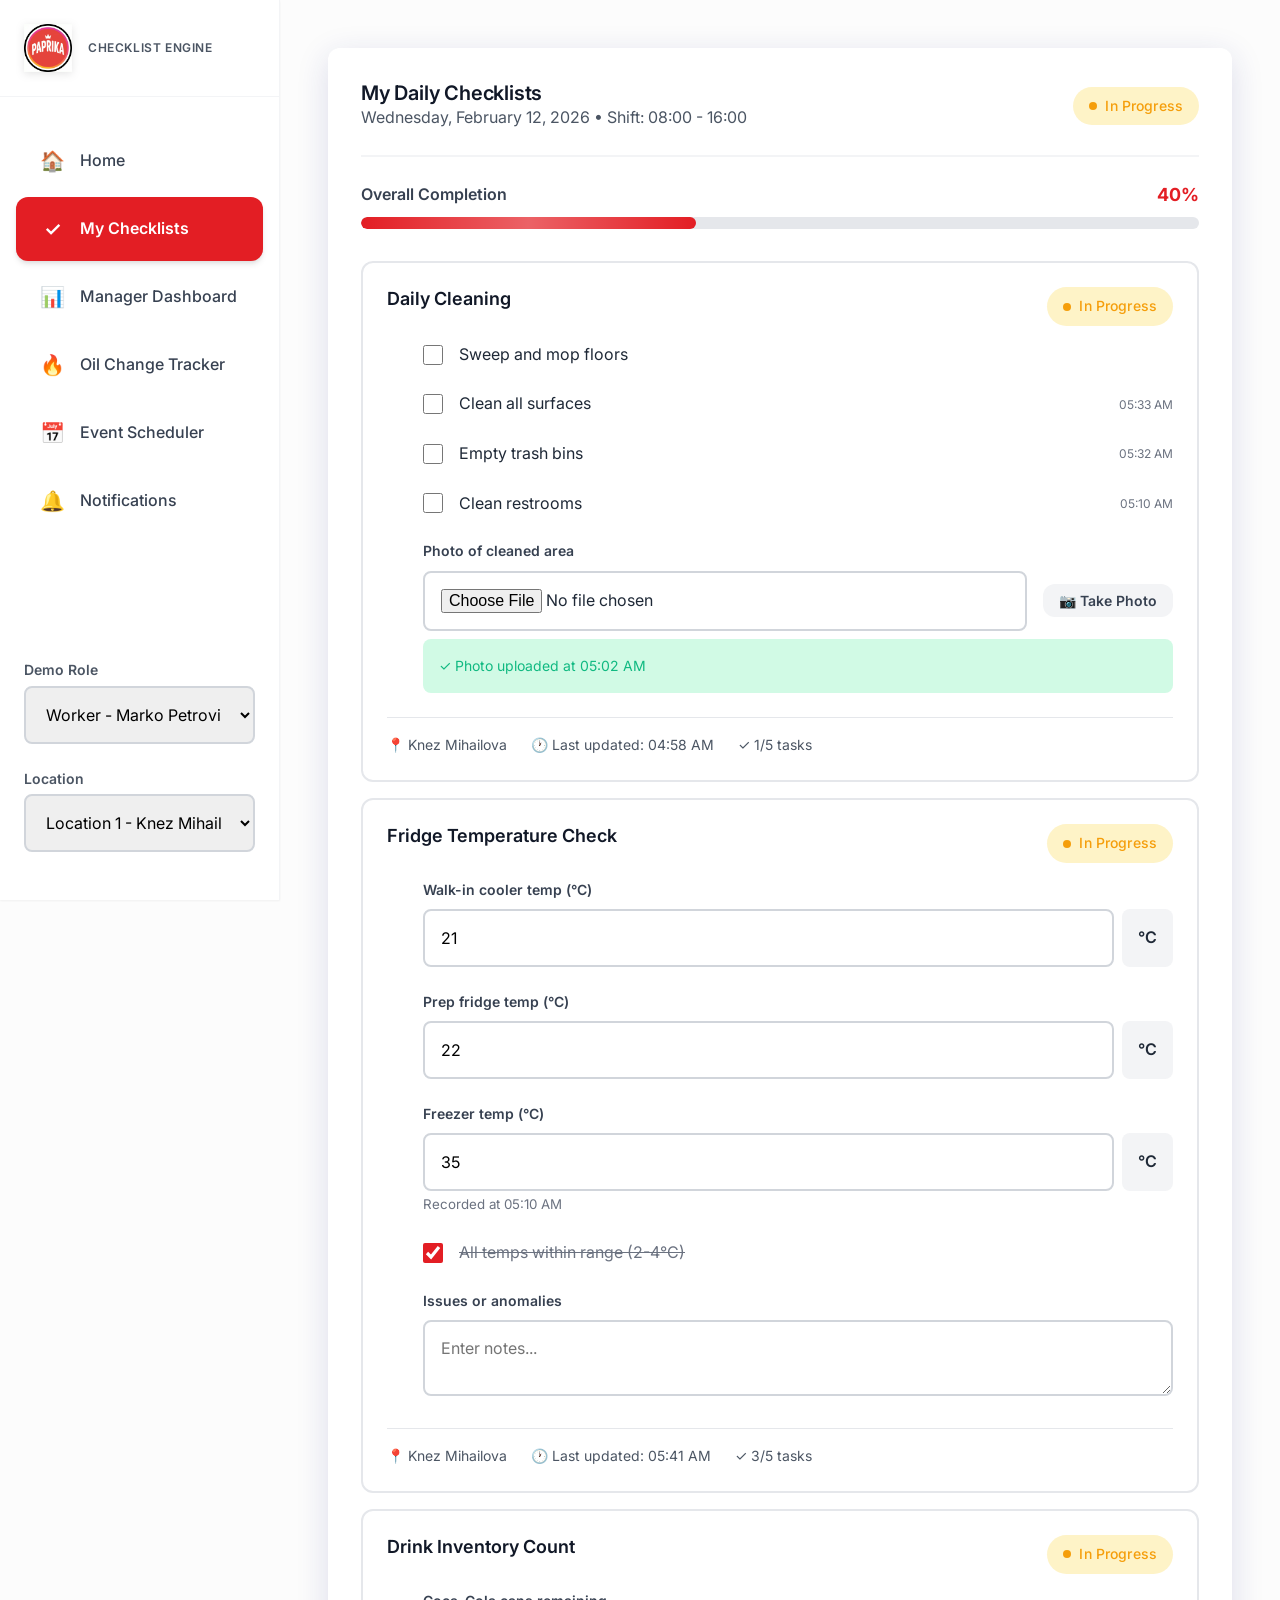
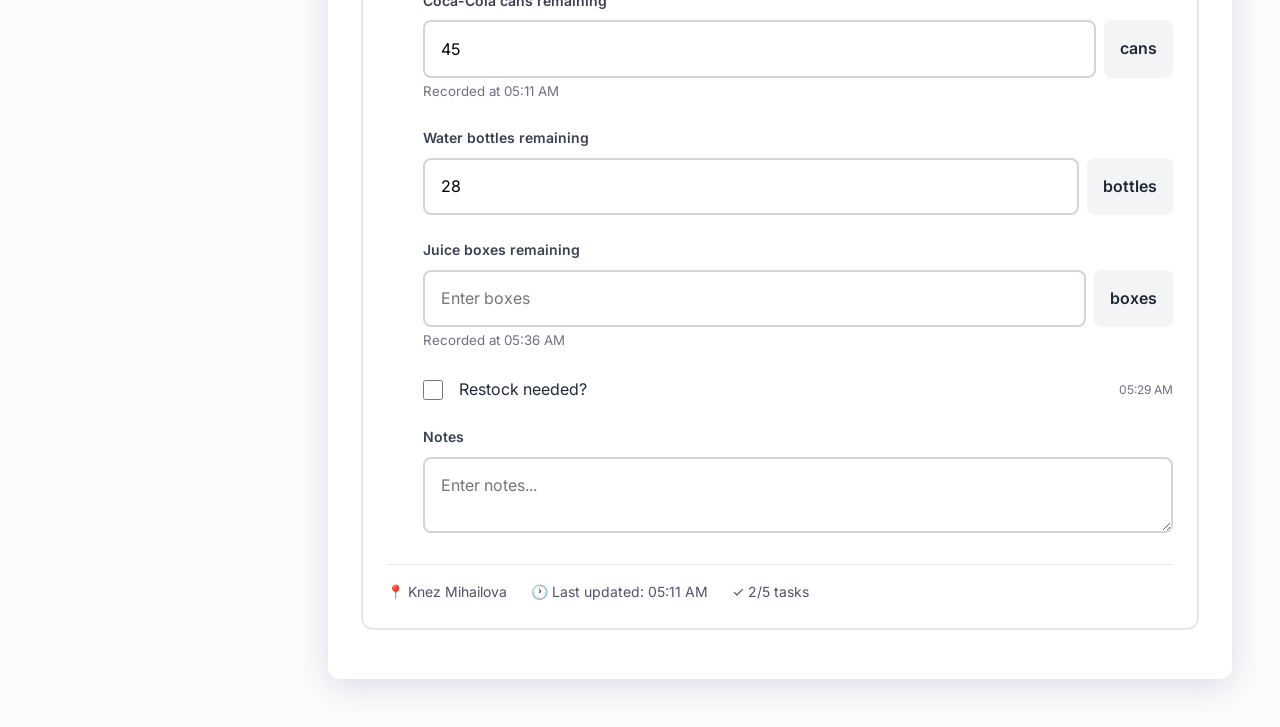
<file: index.html>
<!DOCTYPE html>
<html lang="en">

<head>
  <meta charset="UTF-8">
  <meta name="viewport" content="width=device-width, initial-scale=1.0">
  <title>Paprika Checklist Engine</title>
  <link rel="preconnect" href="https://fonts.googleapis.com">
  <link rel="preconnect" href="https://fonts.gstatic.com" crossorigin>
  <link href="https://fonts.googleapis.com/css2?family=Inter:wght@400;500;600;700;800&display=swap" rel="stylesheet">
  <link rel="stylesheet" href="styles.css">
</head>

<body>
  <div class="app-container">
    <!-- Mobile Header -->
    <header class="mobile-header">
      <div class="logo">
        <img src="paprika-logo.png" alt="Paprika" class="logo-image" style="height: 32px;">
        <div class="logo-text">
          <p>Checklist Engine</p>
        </div>
      </div>
      <button class="mobile-menu-btn" id="mobileMenuBtn">
        <span>☰</span>
      </button>
    </header>

    <!-- Sidebar Overlay -->
    <div class="sidebar-overlay" id="sidebarOverlay"></div>

    <!-- Sidebar Navigation -->
    <aside class="sidebar">
      <div class="sidebar-header">
        <div class="logo">
          <img src="paprika-logo.png" alt="Paprika" class="logo-image">
          <div class="logo-text">
            <p>Checklist Engine</p>
          </div>
        </div>
      </div>

      <nav class="nav-menu">
        <a href="home.html" class="nav-item">
          <span class="nav-item-icon">🏠</span>
          <span class="nav-label">Home</span>
        </a>
        <div class="nav-item active" data-view="worker">
          <span class="nav-item-icon">✓</span>
          <span>My Checklists</span>
        </div>
        <div class="nav-item" data-view="manager">
          <span class="nav-item-icon">📊</span>
          <span>Manager Dashboard</span>
        </div>
        <div class="nav-item" data-view="oil-tracker">
          <span class="nav-item-icon">🔥</span>
          <span>Oil Change Tracker</span>
        </div>
        <div class="nav-item" data-view="events">
          <span class="nav-item-icon">📅</span>
          <span>Event Scheduler</span>
        </div>
        <div class="nav-item" data-view="notifications">
          <span class="nav-item-icon">🔔</span>
          <span>Notifications</span>
        </div>
      </nav>

      <div style="padding: var(--space-lg); border-top: 1px solid rgba(255, 255, 255, 0.1);">
        <div class="form-group">
          <label class="form-label">Demo Role</label>
          <select id="roleSelector" class="form-select">
            <option value="worker">Worker - Marko Petrović</option>
            <option value="team-leader">Team Leader - Ana Jovanović</option>
            <option value="manager">General Manager</option>
          </select>
        </div>
        <div class="form-group">
          <label class="form-label">Location</label>
          <select id="locationSelector" class="form-select">
            <option value="location-1">Location 1 - Knez Mihailova</option>
            <option value="location-2">Location 2 - Skadarlija</option>
            <option value="location-3">Location 3 - Zemun</option>
            <option value="production">Production Facility</option>
          </select>
        </div>
      </div>
    </aside>

    <!-- Main Content Area -->
    <main class="main-content">
      <!-- Worker View -->
      <div id="workerView" class="view-container">
        <div class="card glass-card fade-in">
          <div class="card-header">
            <div>
              <h2 class="card-title">My Daily Checklists</h2>
              <p style="color: var(--gray-600); margin: 0;">Wednesday, February 12, 2026 • Shift: 08:00 - 16:00</p>
            </div>
            <span class="status-badge status-pending">In Progress</span>
          </div>

          <!-- Progress Bar -->
          <div class="progress-container">
            <div class="progress-header">
              <span class="progress-label">Overall Completion</span>
              <span class="progress-percentage" id="workerProgress">0%</span>
            </div>
            <div class="progress-bar">
              <div class="progress-fill" id="workerProgressBar" style="width: 0%"></div>
            </div>
          </div>

          <!-- Checklist Items -->
          <ul class="checklist" id="workerChecklist">
            <!-- Dynamically populated -->
          </ul>
        </div>
      </div>

      <!-- Manager Dashboard View -->
      <div id="managerView" class="view-container hidden">
        <div class="fade-in">
          <div class="card-header"
            style="background: transparent; border: none; padding: 0; margin-bottom: var(--space-xl);">
            <div>
              <h2 class="card-title">Manager Dashboard</h2>
              <p style="color: var(--gray-600); margin: 0;">Real-time checklist compliance across all locations</p>
            </div>
            <div class="flex gap-md">
              <button class="btn btn-secondary btn-sm">
                <span>📅</span>
                <span>Today</span>
              </button>
              <button class="btn btn-outline btn-sm">
                <span>📊</span>
                <span>Export Report</span>
              </button>
            </div>
          </div>

          <!-- Stats Overview -->
          <div class="dashboard-grid">
            <div class="stat-card">
              <div class="stat-value" id="totalChecklists">0</div>
              <div class="stat-label">Total Checklists</div>
            </div>
            <div class="stat-card">
              <div class="stat-value" style="color: var(--status-green);" id="completedChecklists">0</div>
              <div class="stat-label">Completed</div>
            </div>
            <div class="stat-card">
              <div class="stat-value" style="color: var(--status-yellow);" id="pendingChecklists">0</div>
              <div class="stat-label">In Progress</div>
            </div>
            <div class="stat-card">
              <div class="stat-value" style="color: var(--status-red);" id="incompleteChecklists">0</div>
              <div class="stat-label">Not Started</div>
            </div>
          </div>

          <!-- Location Grid -->
          <div class="card glass-card">
            <div class="card-header">
              <h3 class="card-title">Location Overview</h3>
            </div>
            <div class="table-container">
              <table id="managerTable">
                <thead>
                  <tr>
                    <th>Location</th>
                    <th>Employee</th>
                    <th>Checklist Type</th>
                    <th>Progress</th>
                    <th>Status</th>
                    <th>Last Updated</th>
                  </tr>
                </thead>
                <tbody>
                  <!-- Dynamically populated -->
                </tbody>
              </table>
            </div>
          </div>
        </div>
      </div>

      <!-- Oil Tracker View -->
      <div id="oilTrackerView" class="view-container hidden">
        <div class="fade-in">
          <div class="card-header"
            style="background: transparent; border: none; padding: 0; margin-bottom: var(--space-xl);">
            <div>
              <h2 class="card-title">Oil Change Tracker</h2>
              <p style="color: var(--gray-600); margin: 0;">Automated rotation and change history</p>
            </div>
            <button class="btn btn-primary">
              <span>➕</span>
              <span>Record Oil Change</span>
            </button>
          </div>

          <!-- Fryer Status Grid -->
          <div class="grid grid-3 mb-xl">
            <div class="card">
              <h4 style="color: var(--gray-600); font-size: var(--font-size-sm); margin-bottom: var(--space-sm);">NEXT
                CHANGE DUE</h4>
              <div style="font-size: var(--font-size-3xl); font-weight: 700; color: var(--paprika-red);">Feb 15</div>
              <p style="color: var(--gray-600); margin: var(--space-sm) 0 0 0;">Saturday, 08:00</p>
            </div>
            <div class="card">
              <h4 style="color: var(--gray-600); font-size: var(--font-size-sm); margin-bottom: var(--space-sm);">
                ASSIGNED TO</h4>
              <div style="font-size: var(--font-size-2xl); font-weight: 700; color: var(--gray-900);">Marko Petrović
              </div>
              <p style="color: var(--gray-600); margin: var(--space-sm) 0 0 0;">Location 1 - First Shift</p>
            </div>
            <div class="card">
              <h4 style="color: var(--gray-600); font-size: var(--font-size-sm); margin-bottom: var(--space-sm);">TOTAL
                FRYERS</h4>
              <div style="font-size: var(--font-size-3xl); font-weight: 700; color: var(--gray-900);">12</div>
              <p style="color: var(--gray-600); margin: var(--space-sm) 0 0 0;">Across all locations</p>
            </div>
          </div>

          <!-- Fryer Details -->
          <div class="card glass-card">
            <div class="card-header">
              <h3 class="card-title">Fryer Status by Location</h3>
            </div>
            <div id="fryerList">
              <!-- Dynamically populated -->
            </div>
          </div>
        </div>
      </div>

      <!-- Event Scheduler View -->
      <div id="eventsView" class="view-container hidden">
        <div class="fade-in">
          <div class="card-header"
            style="background: transparent; border: none; padding: 0; margin-bottom: var(--space-xl);">
            <div>
              <h2 class="card-title">Event Scheduler</h2>
              <p style="color: var(--gray-600); margin: 0;">Manage cleaning days, meetings, and inspections</p>
            </div>
          </div>

          <div class="grid grid-2">
            <!-- Upcoming Events List -->
            <div class="card glass-card">
              <div class="card-header">
                <h3 class="card-title">Upcoming Events</h3>
              </div>
              <div id="upcomingEvents">
                <!-- Dynamically populated -->
              </div>
            </div>

            <!-- New Event Form -->
            <div class="card glass-card">
              <div class="card-header">
                <h3 class="card-title">Schedule New Event</h3>
              </div>
              <form id="newEventForm" style="display: flex; flex-direction: column; gap: var(--space-md);">
                <div class="form-group">
                  <label class="form-label">Event Type</label>
                  <select id="eventType" class="form-select" required>
                    <option value="cleaning">General Cleaning</option>
                    <option value="meeting">Staff Meeting</option>
                    <option value="inspection">Inspection</option>
                    <option value="custom">Custom Event</option>
                  </select>
                </div>
                <div class="form-group">
                  <label class="form-label">Title</label>
                  <input type="text" id="eventTitle" class="form-input" placeholder="e.g., Deep Clean Kitchen" required>
                </div>
                <div class="grid grid-2" style="gap: var(--space-md);">
                  <div class="form-group">
                    <label class="form-label">Date</label>
                    <input type="date" id="eventDate" class="form-input" required>
                  </div>
                  <div class="form-group">
                    <label class="form-label">Time</label>
                    <input type="time" id="eventTime" class="form-input" required>
                  </div>
                </div>
                <div class="form-group">
                  <label class="form-label">Location</label>
                  <select id="eventLocation" class="form-select">
                    <option value="all">All Locations</option>
                    <option value="location-1">Location 1 - Knez Mihailova</option>
                    <option value="location-2">Location 2 - Skadarlija</option>
                    <option value="location-3">Location 3 - Zemun</option>
                  </select>
                </div>
                <div class="form-group">
                  <label class="form-label">Description</label>
                  <textarea id="eventDescription" class="form-textarea" rows="3"
                    placeholder="Add details..."></textarea>
                </div>
                <button type="submit" class="btn btn-primary" style="align-self: flex-start;">Schedule Event</button>
              </form>
            </div>
          </div>
        </div>
      </div>

      <div id="notificationsView" class="view-container hidden">
        <div class="fade-in">
          <div class="card-header"
            style="background: transparent; border: none; padding: 0; margin-bottom: var(--space-xl);">
            <div>
              <h2 class="card-title">Smart Notifications</h2>
              <p style="color: var(--gray-600); margin: 0;">Automated reminders and end-of-day summaries</p>
            </div>
          </div>

          <div class="grid grid-2">
            <!-- Recent Notifications -->
            <div class="card glass-card">
              <div class="card-header">
                <h3 class="card-title">Recent Notifications</h3>
              </div>
              <div id="notificationsList">
                <!-- Dynamically populated -->
              </div>
            </div>

            <!-- Notification Settings -->
            <div class="card glass-card">
              <div class="card-header">
                <h3 class="card-title">Notification Rules</h3>
              </div>
              <div
                style="padding: var(--space-md); background: var(--gray-50); border-radius: var(--radius-md); margin-bottom: var(--space-md);">
                <h4 style="font-size: var(--font-size-base); margin-bottom: var(--space-sm);">⏰ Shift End Reminder
                </h4>
                <p style="color: var(--gray-600); font-size: var(--font-size-sm); margin: 0;">Sent 1 hour before shift
                  end to workers with incomplete checklists</p>
              </div>
              <div
                style="padding: var(--space-md); background: var(--gray-50); border-radius: var(--radius-md); margin-bottom: var(--space-md);">
                <h4 style="font-size: var(--font-size-base); margin-bottom: var(--space-sm);">📊 End-of-Day Summary
                </h4>
                <p style="color: var(--gray-600); font-size: var(--font-size-sm); margin: 0;">Daily report to Team
                  Leaders and General Manager at 23:00</p>
              </div>
              <div
                style="padding: var(--space-md); background: var(--gray-50); border-radius: var(--radius-md); margin-bottom: var(--space-md);">
                <h4 style="font-size: var(--font-size-base); margin-bottom: var(--space-sm);">🔥 Oil Change Alert</h4>
                <p style="color: var(--gray-600); font-size: var(--font-size-sm); margin: 0;">Sent to assigned worker
                  24
                  hours before scheduled change</p>
              </div>
              <div style="padding: var(--space-md); background: var(--gray-50); border-radius: var(--radius-md);">
                <h4 style="font-size: var(--font-size-base); margin-bottom: var(--space-sm);">📅 Event Reminders</h4>
                <p style="color: var(--gray-600); font-size: var(--font-size-sm); margin: 0;">Sent at 7, 3, and 1 day
                  before scheduled events</p>
              </div>
            </div>
          </div>
        </div>
      </div>
    </main>
  </div>

  <!-- JavaScript -->
  <script src="data.js"></script>
  <script src="worker-view.js"></script>
  <script src="manager-dashboard.js"></script>
  <script src="oil-tracker.js"></script>
  <script src="event-scheduler.js"></script>

  <script src="notifications.js"></script>
  <script src="app.js"></script>
</body>

</html>
</file>
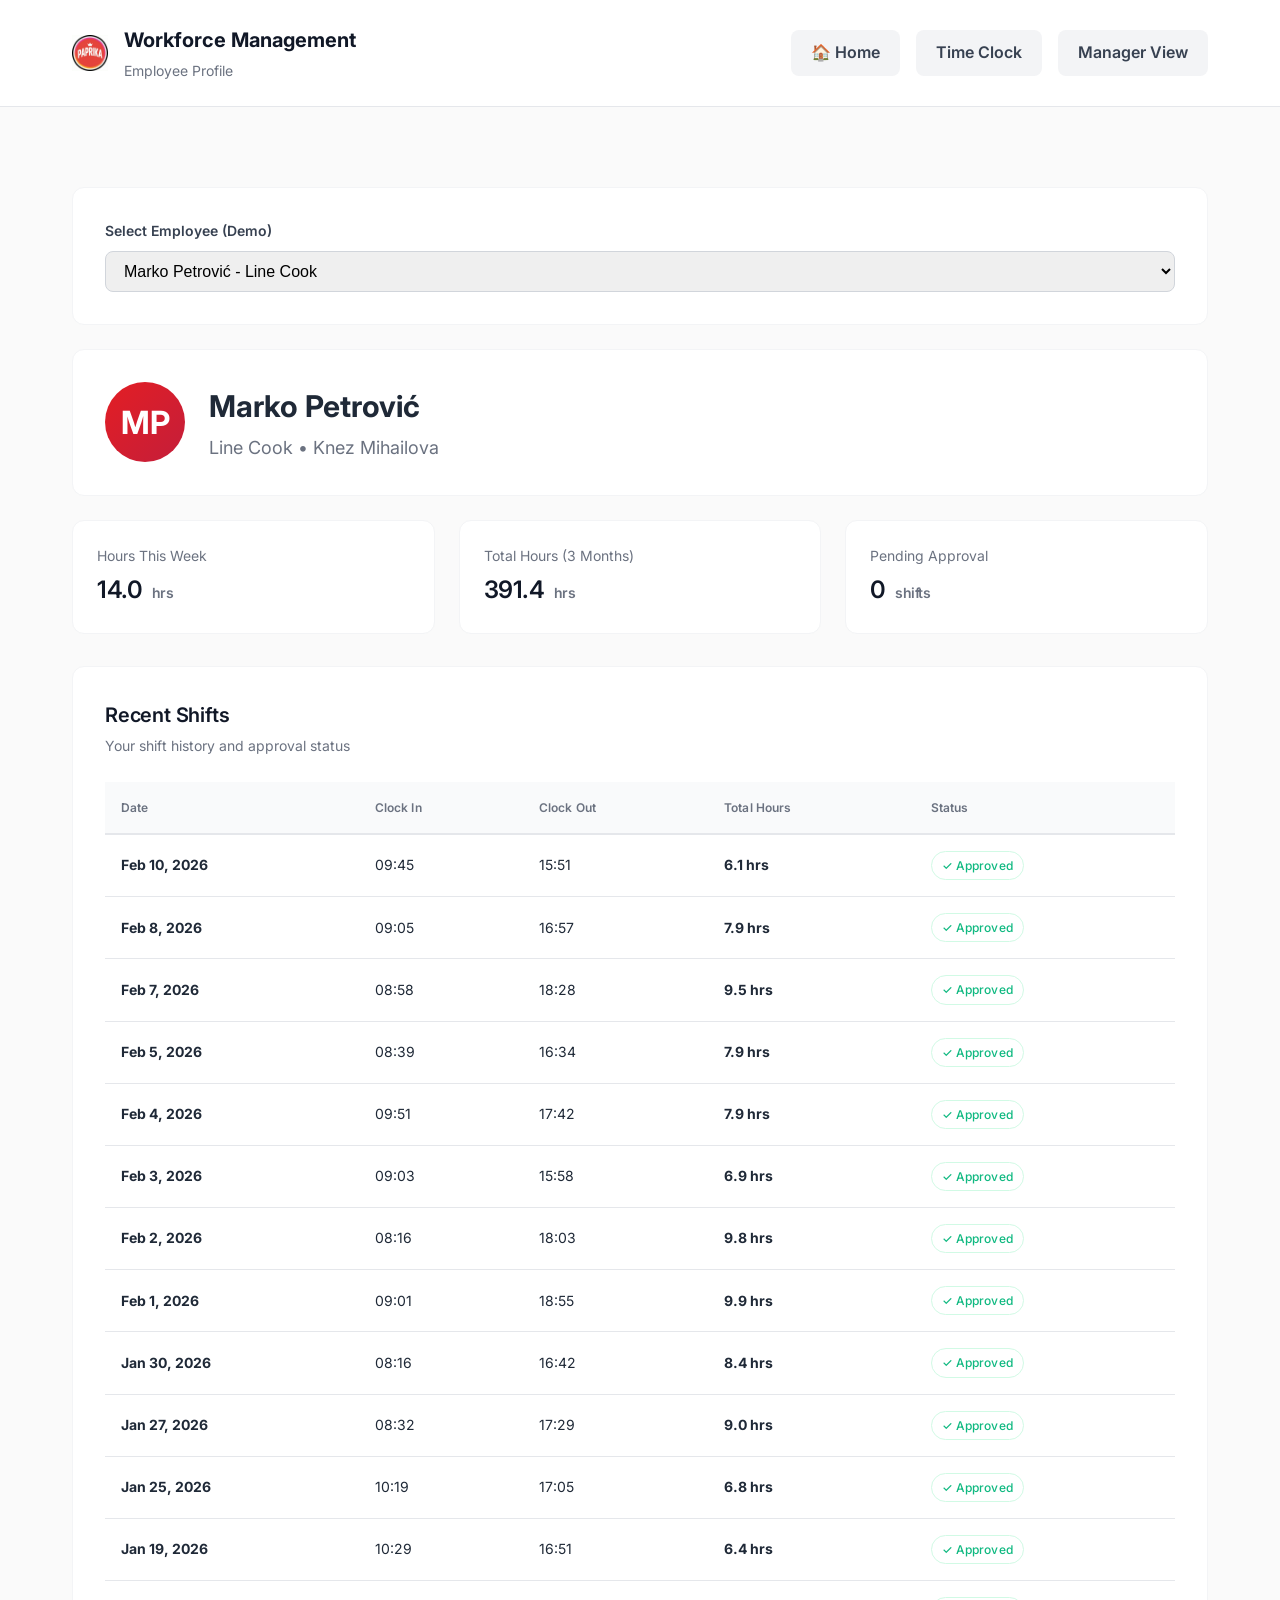
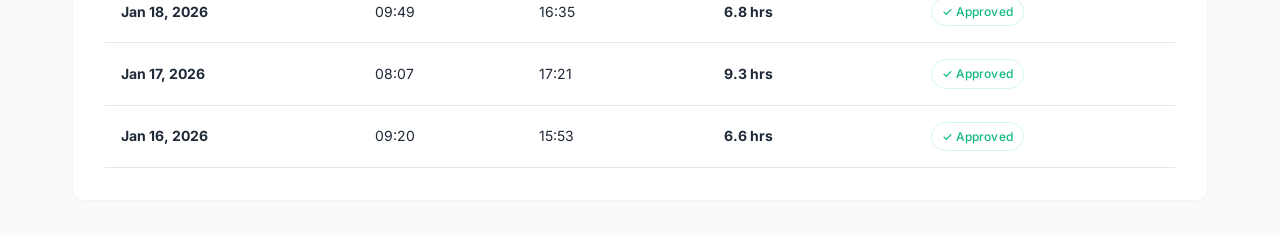
<file: employee-profile.html>
<!DOCTYPE html>
<html lang="en">

<head>
    <meta charset="UTF-8">
    <meta name="viewport" content="width=device-width, initial-scale=1.0">
    <title>Employee Profile - Paprika Workforce</title>
    <link rel="preconnect" href="https://fonts.googleapis.com">
    <link rel="preconnect" href="https://fonts.gstatic.com" crossorigin>
    <link href="https://fonts.googleapis.com/css2?family=Inter:wght@400;600;700&display=swap" rel="stylesheet">
    <link rel="stylesheet" href="workforce-styles.css">
</head>

<body>
    <!-- Header -->
    <header class="header">
        <div class="header-content">
            <div class="logo-header">
                <img src="paprika-logo.png" alt="Paprika">
                <div>
                    <h1>Workforce Management</h1>
                    <div class="header-subtitle">Employee Profile</div>
                </div>
            </div>
            <div style="display: flex; gap: 1rem;">
                <a href="home.html" class="btn btn-secondary">🏠 Home</a>
                <a href="time-clock.html" class="btn btn-secondary">Time Clock</a>
                <a href="manager-approval.html" class="btn btn-secondary">Manager View</a>
            </div>
        </div>
    </header>

    <!-- Main Content -->
    <div class="container">
        <!-- Employee Selector (Demo) -->
        <div class="card mb-lg">
            <div class="form-group" style="margin-bottom: 0;">
                <label class="form-label">Select Employee (Demo)</label>
                <select id="employeeSelector" class="form-input">
                    <option value="">Choose an employee...</option>
                </select>
            </div>
        </div>

        <div id="profileContent" class="hidden">
            <!-- Employee Header -->
            <div class="card mb-lg">
                <div style="display: flex; align-items: center; gap: 1.5rem;">
                    <div
                        style="width: 80px; height: 80px; background: linear-gradient(135deg, #E31E24, #C41E3A); border-radius: 50%; display: flex; align-items: center; justify-content: center; color: white; font-size: 2rem; font-weight: 700;">
                        <span id="employeeInitials">--</span>
                    </div>
                    <div style="flex: 1;">
                        <h2 id="profileName" style="font-size: 1.875rem; font-weight: 700; margin-bottom: 0.25rem;">--
                        </h2>
                        <p id="profileRole" style="color: var(--gray-500); font-size: 1.125rem;">--</p>
                    </div>
                </div>
            </div>

            <!-- Hours Summary -->
            <div class="stats-grid">
                <div class="stat-card">
                    <div class="stat-label">Hours This Week</div>
                    <div class="stat-value">
                        <span id="weeklyHours">0</span>
                        <span class="stat-unit">hrs</span>
                    </div>
                </div>
                <div class="stat-card">
                    <div class="stat-label">Total Hours (3 Months)</div>
                    <div class="stat-value">
                        <span id="totalHours">0</span>
                        <span class="stat-unit">hrs</span>
                    </div>
                </div>
                <div class="stat-card">
                    <div class="stat-label">Pending Approval</div>
                    <div class="stat-value">
                        <span id="pendingShifts">0</span>
                        <span class="stat-unit">shifts</span>
                    </div>
                </div>
            </div>

            <!-- Recent Shifts -->
            <div class="card">
                <div class="card-header">
                    <h3 class="card-title">Recent Shifts</h3>
                    <p class="card-subtitle">Your shift history and approval status</p>
                </div>

                <div class="table-container">
                    <table>
                        <thead>
                            <tr>
                                <th>Date</th>
                                <th>Clock In</th>
                                <th>Clock Out</th>
                                <th>Total Hours</th>
                                <th>Status</th>
                            </tr>
                        </thead>
                        <tbody id="shiftsTable">
                            <tr>
                                <td colspan="5" style="text-align: center; color: var(--gray-500);">No shifts found</td>
                            </tr>
                        </tbody>
                    </table>
                </div>
            </div>
        </div>
    </div>

    <script src="workforce-data.js"></script>
    <script>
        // Populate employee selector
        const selector = document.getElementById('employeeSelector');
        WORKFORCE_DATA.employees.forEach(emp => {
            const option = document.createElement('option');
            option.value = emp.id;
            option.textContent = `${emp.name} - ${emp.role}`;
            selector.appendChild(option);
        });

        // Load profile when employee selected
        selector.addEventListener('change', (e) => {
            const employeeId = parseInt(e.target.value);
            if (employeeId) {
                loadProfile(employeeId);
            } else {
                document.getElementById('profileContent').classList.add('hidden');
            }
        });

        function loadProfile(employeeId) {
            const employee = WORKFORCE_DATA.employees.find(e => e.id === employeeId);
            if (!employee) return;

            // Show profile content
            document.getElementById('profileContent').classList.remove('hidden');

            // Employee header
            const initials = employee.name.split(' ').map(n => n[0]).join('');
            document.getElementById('employeeInitials').textContent = initials;
            document.getElementById('profileName').textContent = employee.name;
            document.getElementById('profileRole').textContent = `${employee.role} • ${employee.location}`;

            // Calculate hours
            const weeklyHours = WORKFORCE_DATA.getWeeklyHours(employeeId);
            const totalHours = WORKFORCE_DATA.getThreeMonthHours(employeeId);
            const pendingShifts = WORKFORCE_DATA.shiftHistory.filter(
                s => s.employeeId === employeeId && !s.approved
            ).length;

            document.getElementById('weeklyHours').textContent = weeklyHours.toFixed(1);
            document.getElementById('totalHours').textContent = totalHours.toFixed(1);
            document.getElementById('pendingShifts').textContent = pendingShifts;

            // Load recent shifts
            loadShifts(employeeId);
        }

        function loadShifts(employeeId) {
            const shifts = WORKFORCE_DATA.getRecentShifts(employeeId, 15);
            const tbody = document.getElementById('shiftsTable');

            if (shifts.length === 0) {
                tbody.innerHTML = '<tr><td colspan="5" style="text-align: center; color: var(--gray-500);">No shifts found</td></tr>';
                return;
            }

            tbody.innerHTML = shifts.map(shift => {
                const date = new Date(shift.date);
                const dateStr = date.toLocaleDateString('en-US', {
                    month: 'short',
                    day: 'numeric',
                    year: 'numeric'
                });

                const statusBadge = shift.approved
                    ? '<span class="badge badge-success">✓ Approved</span>'
                    : '<span class="badge badge-warning">⏳ Pending</span>';

                return `
          <tr>
            <td><strong>${dateStr}</strong></td>
            <td>${shift.clockIn}</td>
            <td>${shift.clockOut || '<span style="color: var(--status-error);">Missing</span>'}</td>
            <td><strong>${shift.totalHours ? shift.totalHours.toFixed(1) + ' hrs' : '--'}</strong></td>
            <td>${statusBadge}</td>
          </tr>
        `;
            }).join('');
        }

        // Auto-load first employee for demo
        setTimeout(() => {
            selector.value = '1';
            selector.dispatchEvent(new Event('change'));
        }, 100);
    </script>
</body>

</html>
</file>
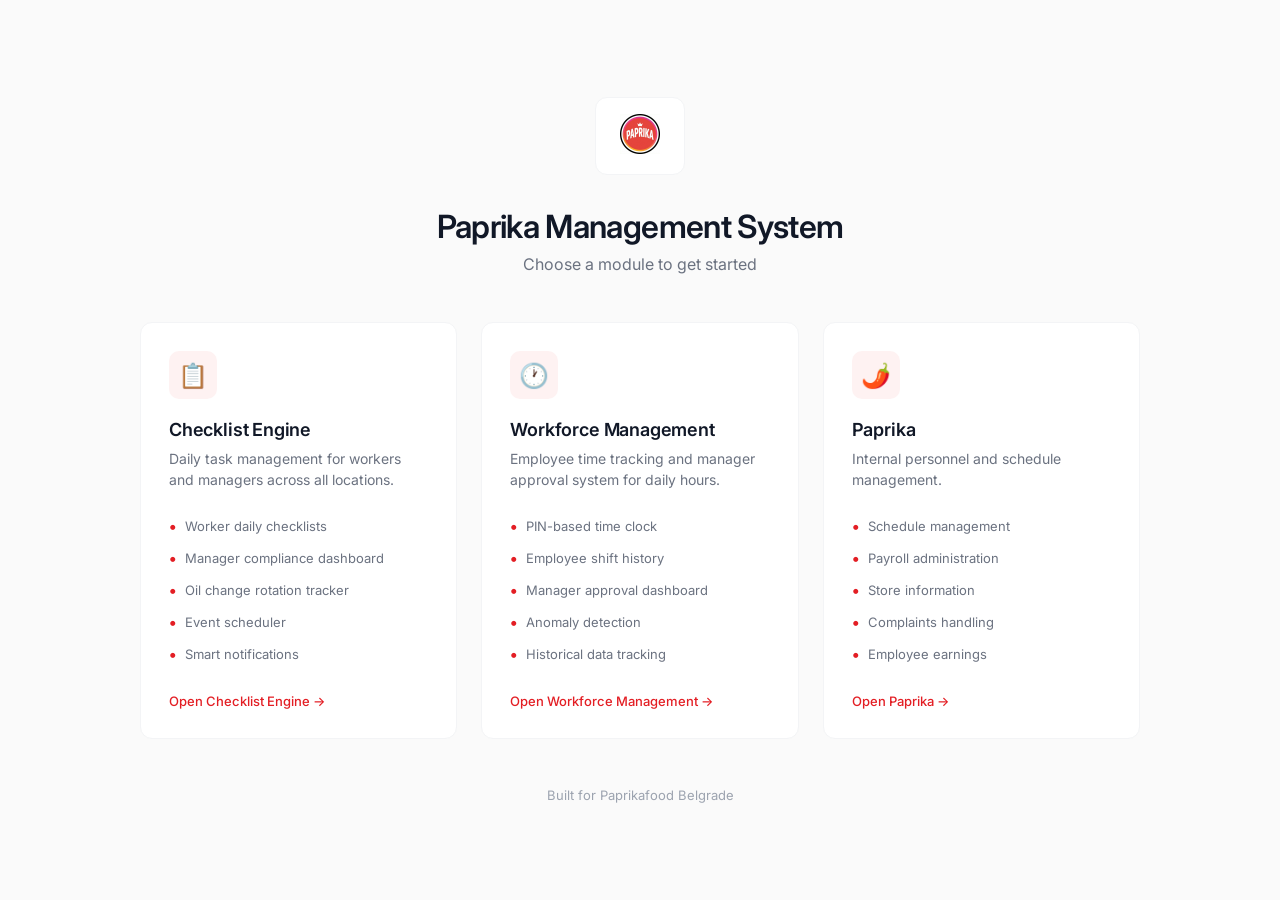
<file: home.html>
<!DOCTYPE html>
<html lang="en">

<head>
    <meta charset="UTF-8">
    <meta name="viewport" content="width=device-width, initial-scale=1.0">
    <title>Paprika Management System</title>
    <link rel="preconnect" href="https://fonts.googleapis.com">
    <link rel="preconnect" href="https://fonts.gstatic.com" crossorigin>
    <link href="https://fonts.googleapis.com/css2?family=Inter:wght@400;500;600;700&display=swap" rel="stylesheet">
    <style>
        * {
            margin: 0;
            padding: 0;
            box-sizing: border-box;
        }

        body {
            font-family: 'Inter', -apple-system, BlinkMacSystemFont, 'Segoe UI', sans-serif;
            background: #FAFAFA;
            min-height: 100vh;
            display: flex;
            align-items: center;
            justify-content: center;
            padding: 2rem;
            color: #1F2937;
        }

        .container {
            max-width: 1000px;
            width: 100%;
        }

        .header {
            text-align: center;
            margin-bottom: 3rem;
        }

        .logo {
            background: white;
            padding: 1rem 1.5rem;
            border-radius: 12px;
            display: inline-block;
            margin-bottom: 2rem;
            border: 1px solid #F3F4F6;
        }

        .logo img {
            height: 40px;
            width: auto;
        }

        h1 {
            color: #111827;
            font-size: 2rem;
            font-weight: 600;
            margin-bottom: 0.5rem;
            letter-spacing: -0.02em;
        }

        .subtitle {
            color: #6B7280;
            font-size: 1rem;
            font-weight: 400;
        }

        .modules {
            display: grid;
            grid-template-columns: repeat(auto-fit, minmax(280px, 1fr));
            gap: 1.5rem;
            margin-top: 2rem;
        }

        .module-card {
            background: white;
            border-radius: 12px;
            padding: 1.75rem;
            border: 1px solid #F3F4F6;
            transition: all 0.2s;
            cursor: pointer;
            text-decoration: none;
            color: inherit;
            display: block;
        }

        .module-card:hover {
            border-color: #E5E7EB;
            box-shadow: 0 4px 12px rgba(0, 0, 0, 0.05);
        }

        .module-icon {
            width: 48px;
            height: 48px;
            background: #FEF2F2;
            border-radius: 10px;
            display: flex;
            align-items: center;
            justify-content: center;
            font-size: 1.5rem;
            margin-bottom: 1.25rem;
        }

        .module-title {
            font-size: 1.125rem;
            font-weight: 600;
            color: #111827;
            margin-bottom: 0.5rem;
            letter-spacing: -0.01em;
        }

        .module-description {
            color: #6B7280;
            line-height: 1.5;
            margin-bottom: 1.25rem;
            font-size: 0.875rem;
        }

        .module-features {
            list-style: none;
            margin-bottom: 1.25rem;
        }

        .module-features li {
            color: #6B7280;
            font-size: 0.8125rem;
            padding: 0.375rem 0;
            display: flex;
            align-items: center;
            gap: 0.5rem;
        }

        .module-features li::before {
            content: "•";
            color: #E31E24;
            font-weight: 700;
            font-size: 1rem;
        }

        .module-link {
            display: inline-flex;
            align-items: center;
            gap: 0.375rem;
            color: #E31E24;
            font-weight: 500;
            font-size: 0.8125rem;
            text-decoration: none;
            transition: gap 0.2s;
        }

        .module-link:hover {
            gap: 0.625rem;
        }

        .footer {
            text-align: center;
            margin-top: 3rem;
            color: #9CA3AF;
            font-size: 0.8125rem;
        }

        @media (max-width: 768px) {
            .modules {
                grid-template-columns: 1fr;
            }

            h1 {
                font-size: 1.5rem;
            }
        }
    </style>
</head>

<body>
    <div class="container">
        <div class="header">
            <div class="logo">
                <img src="paprika-logo.png" alt="Paprika">
            </div>
            <h1>Paprika Management System</h1>
            <p class="subtitle">Choose a module to get started</p>
        </div>

        <div class="modules">
            <!-- Checklist Engine Module -->
            <a href="index.html" class="module-card">
                <div class="module-icon">📋</div>
                <h2 class="module-title">Checklist Engine</h2>
                <p class="module-description">
                    Daily task management for workers and managers across all locations.
                </p>
                <ul class="module-features">
                    <li>Worker daily checklists</li>
                    <li>Manager compliance dashboard</li>
                    <li>Oil change rotation tracker</li>
                    <li>Event scheduler</li>
                    <li>Smart notifications</li>
                </ul>
                <span class="module-link">Open Checklist Engine →</span>
            </a>

            <!-- Workforce Management Module -->
            <a href="time-clock.html" class="module-card">
                <div class="module-icon">🕐</div>
                <h2 class="module-title">Workforce Management</h2>
                <p class="module-description">
                    Employee time tracking and manager approval system for daily hours.
                </p>
                <ul class="module-features">
                    <li>PIN-based time clock</li>
                    <li>Employee shift history</li>
                    <li>Manager approval dashboard</li>
                    <li>Anomaly detection</li>
                    <li>Historical data tracking</li>
                </ul>
                <span class="module-link">Open Workforce Management →</span>
            </a>

            <!-- Paprika Module -->
            <a href="paprika-dashboard.html" class="module-card">
                <div class="module-icon">🌶️</div>
                <h2 class="module-title">Paprika</h2>
                <p class="module-description">
                    Internal personnel and schedule management.
                </p>
                <ul class="module-features">
                    <li>Schedule management</li>
                    <li>Payroll administration</li>
                    <li>Store information</li>
                    <li>Complaints handling</li>
                    <li>Employee earnings</li>
                </ul>
                <span class="module-link">Open Paprika →</span>
            </a>
        </div>

        <div class="footer">
            <p>Built for Paprikafood Belgrade</p>
        </div>
    </div>
</body>

</html>
</file>
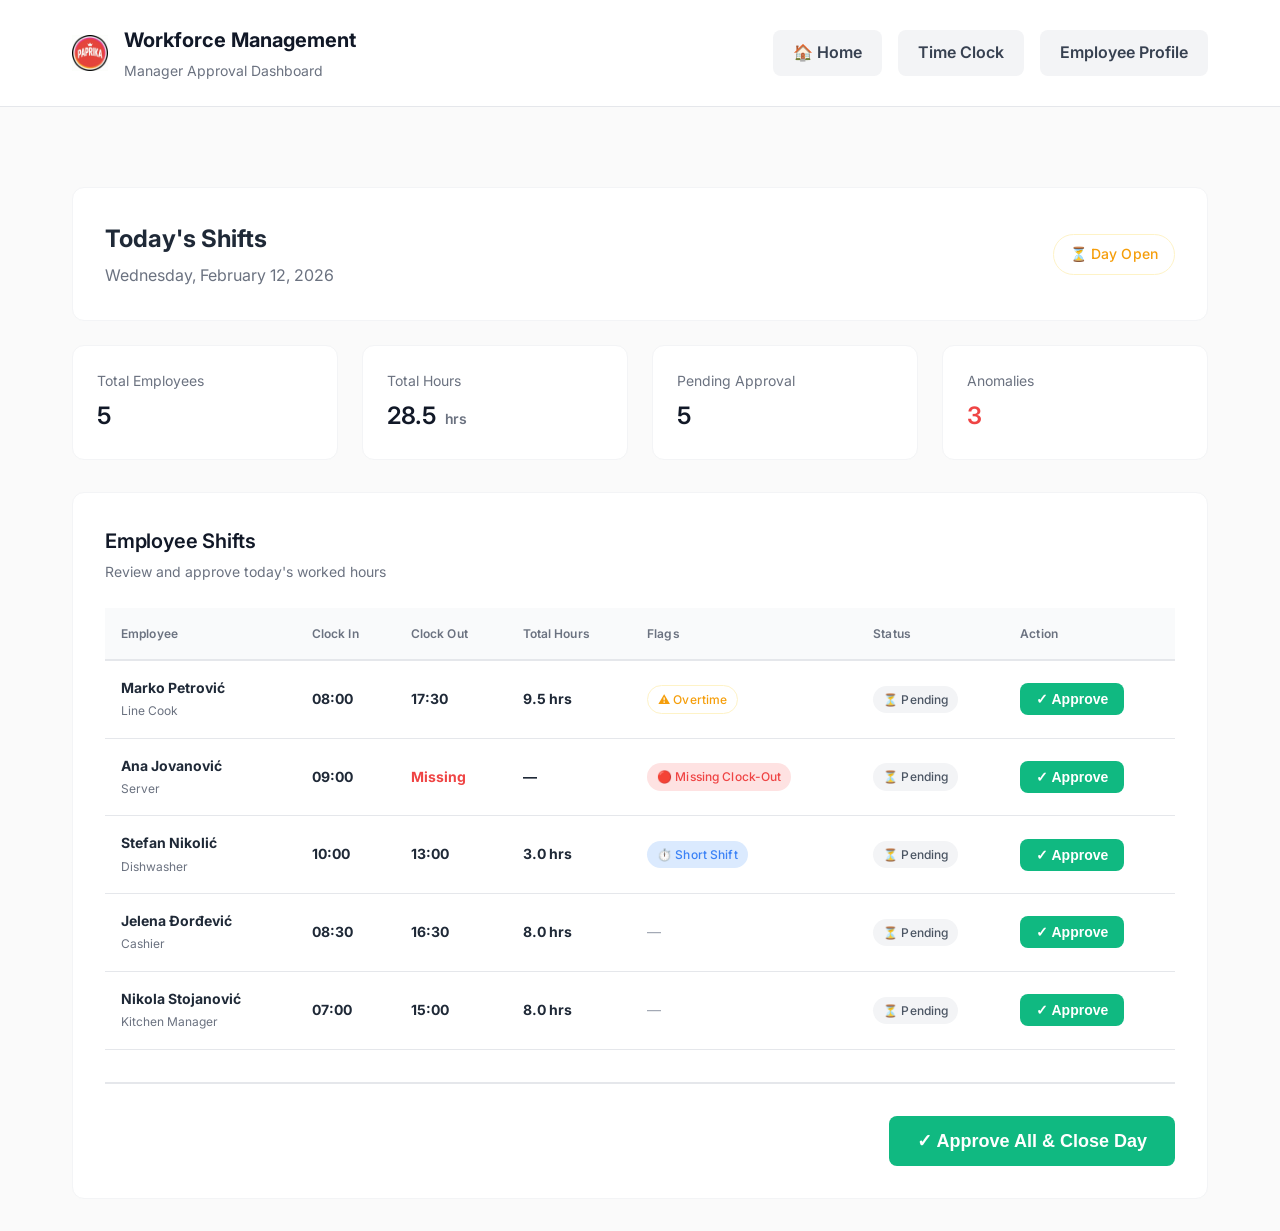
<file: manager-approval.html>
<!DOCTYPE html>
<html lang="en">

<head>
    <meta charset="UTF-8">
    <meta name="viewport" content="width=device-width, initial-scale=1.0">
    <title>Manager Approval - Paprika Workforce</title>
    <link rel="preconnect" href="https://fonts.googleapis.com">
    <link rel="preconnect" href="https://fonts.gstatic.com" crossorigin>
    <link href="https://fonts.googleapis.com/css2?family=Inter:wght@400;600;700&display=swap" rel="stylesheet">
    <link rel="stylesheet" href="workforce-styles.css">
</head>

<body>
    <!-- Header -->
    <header class="header">
        <div class="header-content">
            <div class="logo-header">
                <img src="paprika-logo.png" alt="Paprika">
                <div>
                    <h1>Workforce Management</h1>
                    <div class="header-subtitle">Manager Approval Dashboard</div>
                </div>
            </div>
            <div style="display: flex; gap: 1rem;">
                <a href="home.html" class="btn btn-secondary">🏠 Home</a>
                <a href="time-clock.html" class="btn btn-secondary">Time Clock</a>
                <a href="employee-profile.html" class="btn btn-secondary">Employee Profile</a>
            </div>
        </div>
    </header>

    <!-- Main Content -->
    <div class="container">
        <!-- Date Header -->
        <div class="card mb-lg">
            <div style="display: flex; justify-content: space-between; align-items: center;">
                <div>
                    <h2 style="font-size: 1.5rem; font-weight: 700; margin-bottom: 0.25rem;">Today's Shifts</h2>
                    <p style="color: var(--gray-500);" id="todayDate">Wednesday, February 12, 2026</p>
                </div>
                <div id="dayStatus" class="badge badge-warning" style="font-size: 0.875rem; padding: 0.5rem 1rem;">
                    ⏳ Day Open
                </div>
            </div>
        </div>

        <!-- Summary Stats -->
        <div class="stats-grid">
            <div class="stat-card">
                <div class="stat-label">Total Employees</div>
                <div class="stat-value">
                    <span id="totalEmployees">0</span>
                </div>
            </div>
            <div class="stat-card">
                <div class="stat-label">Total Hours</div>
                <div class="stat-value">
                    <span id="totalHours">0</span>
                    <span class="stat-unit">hrs</span>
                </div>
            </div>
            <div class="stat-card">
                <div class="stat-label">Pending Approval</div>
                <div class="stat-value">
                    <span id="pendingCount">0</span>
                </div>
            </div>
            <div class="stat-card">
                <div class="stat-label">Anomalies</div>
                <div class="stat-value">
                    <span id="anomalyCount" style="color: var(--status-error);">0</span>
                </div>
            </div>
        </div>

        <!-- Alert Messages -->
        <div id="alertContainer"></div>

        <!-- Shifts Table -->
        <div class="card">
            <div class="card-header">
                <h3 class="card-title">Employee Shifts</h3>
                <p class="card-subtitle">Review and approve today's worked hours</p>
            </div>

            <div class="table-container">
                <table>
                    <thead>
                        <tr>
                            <th>Employee</th>
                            <th>Clock In</th>
                            <th>Clock Out</th>
                            <th>Total Hours</th>
                            <th>Flags</th>
                            <th>Status</th>
                            <th>Action</th>
                        </tr>
                    </thead>
                    <tbody id="shiftsTable">
                        <tr>
                            <td colspan="7" style="text-align: center; color: var(--gray-500);">Loading shifts...</td>
                        </tr>
                    </tbody>
                </table>
            </div>

            <div
                style="margin-top: 2rem; padding-top: 2rem; border-top: 2px solid var(--gray-200); display: flex; justify-content: flex-end; gap: 1rem;">
                <button id="approveAllBtn" class="btn btn-success btn-lg">
                    ✓ Approve All & Close Day
                </button>
            </div>
        </div>
    </div>

    <!-- Confirmation Modal -->
    <div id="confirmModal" class="modal-overlay">
        <div class="modal">
            <div class="modal-header">
                <h3 class="modal-title">⚠️ Close Day Confirmation</h3>
            </div>
            <div class="modal-body">
                <p style="margin-bottom: 1rem;">You are about to approve all shifts and close the day. This action will:
                </p>
                <ul style="margin-left: 1.5rem; color: var(--gray-600); line-height: 1.8;">
                    <li>Approve all pending shifts</li>
                    <li>Lock today's records (no further edits)</li>
                    <li>Finalize the workforce record for February 12, 2026</li>
                </ul>
                <p
                    style="margin-top: 1rem; padding: 1rem; background: var(--status-warning-light); color: var(--status-warning); border-radius: var(--radius-md); font-weight: 600;">
                    ⚠️ Note: There are <span id="modalAnomalyCount">0</span> shifts with anomalies. Please review before
                    proceeding.
                </p>
            </div>
            <div class="modal-footer">
                <button id="cancelBtn" class="btn btn-secondary">Cancel</button>
                <button id="confirmBtn" class="btn btn-success">Confirm & Close Day</button>
            </div>
        </div>
    </div>

    <script src="workforce-data.js"></script>
    <script>
        let dayClosed = false;

        // Load today's shifts
        function loadShifts() {
            const shifts = WORKFORCE_DATA.todayShifts;
            const tbody = document.getElementById('shiftsTable');

            if (shifts.length === 0) {
                tbody.innerHTML = '<tr><td colspan="7" style="text-align: center; color: var(--gray-500);">No shifts for today</td></tr>';
                return;
            }

            tbody.innerHTML = shifts.map(shift => {
                const employee = WORKFORCE_DATA.employees.find(e => e.id === shift.employeeId);

                // Generate flags
                let flagsHTML = '';
                if (shift.flags.includes('overtime')) {
                    flagsHTML += '<span class="badge badge-warning" style="margin-right: 0.25rem;">⚠️ Overtime</span>';
                }
                if (shift.flags.includes('missing-clockout')) {
                    flagsHTML += '<span class="badge badge-error" style="margin-right: 0.25rem;">🔴 Missing Clock-Out</span>';
                }
                if (shift.flags.includes('short-shift')) {
                    flagsHTML += '<span class="badge badge-info" style="margin-right: 0.25rem;">⏱️ Short Shift</span>';
                }
                if (shift.flags.length === 0) {
                    flagsHTML = '<span style="color: var(--gray-400);">—</span>';
                }

                // Status badge
                const statusBadge = shift.approved
                    ? '<span class="badge badge-success">✓ Approved</span>'
                    : '<span class="badge badge-gray">⏳ Pending</span>';

                // Action button
                const actionBtn = shift.approved || dayClosed
                    ? '<button class="btn btn-secondary" disabled style="font-size: 0.875rem; padding: 0.5rem 1rem;">Approved</button>'
                    : `<button class="btn btn-success" onclick="approveShift('${shift.id}')" style="font-size: 0.875rem; padding: 0.5rem 1rem;">✓ Approve</button>`;

                return `
          <tr id="shift-${shift.id}">
            <td>
              <strong>${shift.employeeName}</strong><br>
              <span style="font-size: 0.75rem; color: var(--gray-500);">${employee.role}</span>
            </td>
            <td><strong>${shift.clockIn}</strong></td>
            <td><strong>${shift.clockOut || '<span style="color: var(--status-error);">Missing</span>'}</strong></td>
            <td><strong>${shift.totalHours ? shift.totalHours.toFixed(1) + ' hrs' : '—'}</strong></td>
            <td>${flagsHTML}</td>
            <td id="status-${shift.id}">${statusBadge}</td>
            <td id="action-${shift.id}">${actionBtn}</td>
          </tr>
        `;
            }).join('');

            updateStats();
        }

        // Update summary stats
        function updateStats() {
            const shifts = WORKFORCE_DATA.todayShifts;

            const totalEmployees = shifts.length;
            const totalHours = shifts.reduce((sum, s) => sum + (s.totalHours || 0), 0);
            const pendingCount = shifts.filter(s => !s.approved).length;
            const anomalyCount = shifts.filter(s => s.flags.length > 0).length;

            document.getElementById('totalEmployees').textContent = totalEmployees;
            document.getElementById('totalHours').textContent = totalHours.toFixed(1);
            document.getElementById('pendingCount').textContent = pendingCount;
            document.getElementById('anomalyCount').textContent = anomalyCount;
            document.getElementById('modalAnomalyCount').textContent = anomalyCount;

            // Disable approve all if all approved or day closed
            const approveAllBtn = document.getElementById('approveAllBtn');
            if (pendingCount === 0 || dayClosed) {
                approveAllBtn.disabled = true;
                approveAllBtn.textContent = dayClosed ? '✓ Day Closed' : '✓ All Approved';
            }
        }

        // Approve individual shift
        window.approveShift = function (shiftId) {
            const shift = WORKFORCE_DATA.todayShifts.find(s => s.id === shiftId);
            if (!shift || shift.approved) return;

            shift.approved = true;
            shift.approvedBy = 'Manager';
            shift.approvedAt = new Date().toISOString();

            // Update UI
            document.getElementById(`status-${shiftId}`).innerHTML = '<span class="badge badge-success">✓ Approved</span>';
            document.getElementById(`action-${shiftId}`).innerHTML = '<button class="btn btn-secondary" disabled style="font-size: 0.875rem; padding: 0.5rem 1rem;">Approved</button>';

            showAlert(`✓ Shift approved for ${shift.employeeName}`, 'success');
            updateStats();
        };

        // Approve all and close day
        document.getElementById('approveAllBtn').addEventListener('click', () => {
            document.getElementById('confirmModal').classList.add('active');
        });

        document.getElementById('cancelBtn').addEventListener('click', () => {
            document.getElementById('confirmModal').classList.remove('active');
        });

        document.getElementById('confirmBtn').addEventListener('click', () => {
            // Approve all pending shifts
            WORKFORCE_DATA.todayShifts.forEach(shift => {
                if (!shift.approved) {
                    shift.approved = true;
                    shift.approvedBy = 'Manager';
                    shift.approvedAt = new Date().toISOString();
                }
            });

            // Close the day
            dayClosed = true;

            // Update UI
            document.getElementById('dayStatus').className = 'badge badge-success';
            document.getElementById('dayStatus').innerHTML = '✓ Day Closed';

            document.getElementById('confirmModal').classList.remove('active');

            showAlert('✓ Day successfully closed. All shifts have been approved and locked.', 'success');

            loadShifts(); // Reload to show all as approved
        });

        // Alert system
        function showAlert(message, type = 'success') {
            const container = document.getElementById('alertContainer');
            const alert = document.createElement('div');
            alert.className = `alert alert-${type}`;
            alert.innerHTML = `
        <span style="font-size: 1.25rem;">${type === 'success' ? '✓' : '⚠'}</span>
        <span>${message}</span>
      `;

            container.innerHTML = '';
            container.appendChild(alert);

            setTimeout(() => {
                alert.style.opacity = '0';
                setTimeout(() => alert.remove(), 300);
            }, 5000);
        }

        // Initialize
        loadShifts();
    </script>
</body>

</html>
</file>
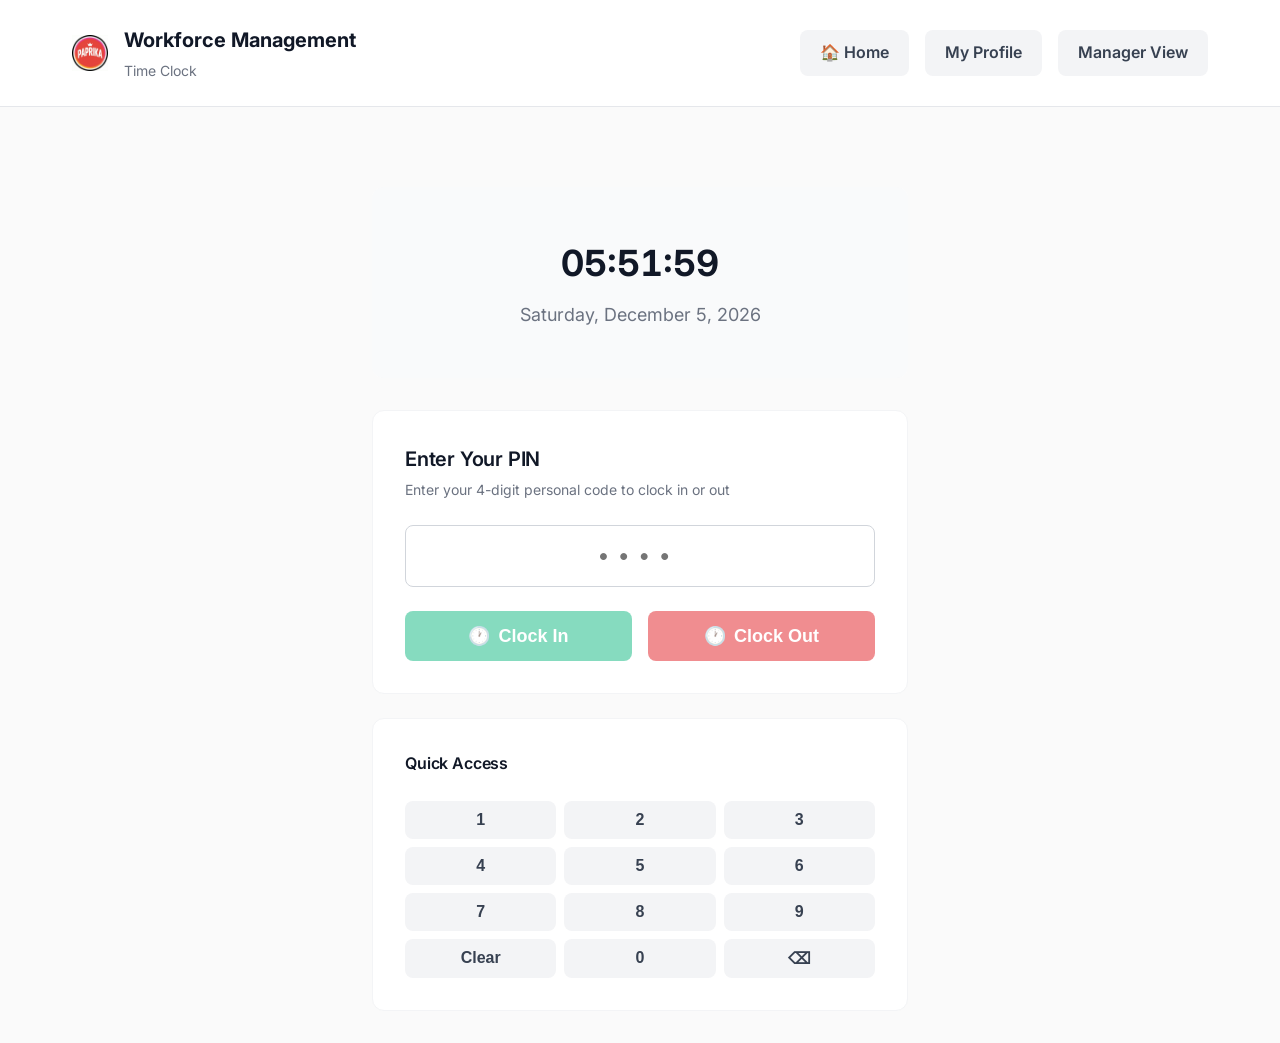
<file: time-clock.html>
<!DOCTYPE html>
<html lang="en">

<head>
    <meta charset="UTF-8">
    <meta name="viewport" content="width=device-width, initial-scale=1.0">
    <title>Time Clock - Paprika Workforce</title>
    <link rel="preconnect" href="https://fonts.googleapis.com">
    <link rel="preconnect" href="https://fonts.gstatic.com" crossorigin>
    <link href="https://fonts.googleapis.com/css2?family=Inter:wght@400;600;700&display=swap" rel="stylesheet">
    <link rel="stylesheet" href="workforce-styles.css">
</head>

<body>
    <!-- Header -->
    <header class="header">
        <div class="header-content">
            <div class="logo-header">
                <img src="paprika-logo.png" alt="Paprika">
                <div>
                    <h1>Workforce Management</h1>
                    <div class="header-subtitle">Time Clock</div>
                </div>
            </div>
            <div style="display: flex; gap: 1rem;">
                <a href="home.html" class="btn btn-secondary">🏠 Home</a>
                <a href="employee-profile.html" class="btn btn-secondary">My Profile</a>
                <a href="manager-approval.html" class="btn btn-secondary">Manager View</a>
            </div>
        </div>
    </header>

    <!-- Main Content -->
    <div class="container-sm">
        <!-- Time Display -->
        <div class="time-display">
            <div class="time" id="currentTime">--:--:--</div>
            <div class="date" id="currentDate">Loading...</div>
        </div>

        <!-- Alert Messages -->
        <div id="alertContainer"></div>

        <!-- Employee Info (shown after PIN entry) -->
        <div id="employeeInfo" class="employee-info hidden">
            <div class="employee-name" id="employeeName">--</div>
            <div class="employee-role" id="employeeRole">--</div>
        </div>

        <!-- Status Indicator -->
        <div id="statusIndicator" class="status-indicator clocked-out hidden">
            <div class="status-dot"></div>
            <span id="statusText">Clocked Out</span>
        </div>

        <!-- PIN Entry Card -->
        <div class="card">
            <div class="card-header">
                <h2 class="card-title">Enter Your PIN</h2>
                <p class="card-subtitle">Enter your 4-digit personal code to clock in or out</p>
            </div>

            <form id="pinForm">
                <div class="form-group">
                    <input type="password" id="pinInput" class="form-input form-input-lg" maxlength="4"
                        placeholder="••••" autocomplete="off" required>
                </div>

                <div style="display: grid; grid-template-columns: 1fr 1fr; gap: 1rem;">
                    <button type="button" id="clockInBtn" class="btn btn-success btn-lg" disabled>
                        <span>🕐</span> Clock In
                    </button>
                    <button type="button" id="clockOutBtn" class="btn btn-primary btn-lg" disabled>
                        <span>🕐</span> Clock Out
                    </button>
                </div>
            </form>
        </div>

        <!-- Quick Access Numbers -->
        <div class="card mt-lg">
            <div class="card-header">
                <h3 class="card-title" style="font-size: 1rem;">Quick Access</h3>
            </div>
            <div style="display: grid; grid-template-columns: repeat(3, 1fr); gap: 0.5rem;">
                <button class="btn btn-secondary" onclick="addToPin('1')">1</button>
                <button class="btn btn-secondary" onclick="addToPin('2')">2</button>
                <button class="btn btn-secondary" onclick="addToPin('3')">3</button>
                <button class="btn btn-secondary" onclick="addToPin('4')">4</button>
                <button class="btn btn-secondary" onclick="addToPin('5')">5</button>
                <button class="btn btn-secondary" onclick="addToPin('6')">6</button>
                <button class="btn btn-secondary" onclick="addToPin('7')">7</button>
                <button class="btn btn-secondary" onclick="addToPin('8')">8</button>
                <button class="btn btn-secondary" onclick="addToPin('9')">9</button>
                <button class="btn btn-secondary" onclick="clearPin()">Clear</button>
                <button class="btn btn-secondary" onclick="addToPin('0')">0</button>
                <button class="btn btn-secondary" onclick="backspace()">⌫</button>
            </div>
        </div>
    </div>

    <script src="workforce-data.js"></script>
    <script>
        let currentEmployee = null;

        // Update time display
        function updateTime() {
            const now = new Date();
            const timeStr = now.toLocaleTimeString('en-US', { hour12: false });
            const dateStr = now.toLocaleDateString('en-US', {
                weekday: 'long',
                year: 'numeric',
                month: 'long',
                day: 'numeric'
            });

            document.getElementById('currentTime').textContent = timeStr;
            document.getElementById('currentDate').textContent = dateStr;
        }

        updateTime();
        setInterval(updateTime, 1000);

        // PIN input handling
        const pinInput = document.getElementById('pinInput');
        const clockInBtn = document.getElementById('clockInBtn');
        const clockOutBtn = document.getElementById('clockOutBtn');

        function addToPin(digit) {
            if (pinInput.value.length < 4) {
                pinInput.value += digit;
                validatePin();
            }
        }

        function clearPin() {
            pinInput.value = '';
            validatePin();
        }

        function backspace() {
            pinInput.value = pinInput.value.slice(0, -1);
            validatePin();
        }

        pinInput.addEventListener('input', validatePin);

        function validatePin() {
            const pin = pinInput.value;

            if (pin.length === 4) {
                const employee = WORKFORCE_DATA.employees.find(e => e.pin === pin);

                if (employee) {
                    currentEmployee = employee;
                    showEmployee(employee);

                    const status = WORKFORCE_DATA.clockStatus[employee.id];
                    clockInBtn.disabled = status.clockedIn;
                    clockOutBtn.disabled = !status.clockedIn;
                } else {
                    showAlert('Invalid PIN. Please try again.', 'error');
                    currentEmployee = null;
                    hideEmployee();
                    clockInBtn.disabled = true;
                    clockOutBtn.disabled = true;
                }
            } else {
                currentEmployee = null;
                hideEmployee();
                clockInBtn.disabled = true;
                clockOutBtn.disabled = true;
            }
        }

        function showEmployee(employee) {
            document.getElementById('employeeName').textContent = employee.name;
            document.getElementById('employeeRole').textContent = employee.role + ' • ' + employee.location;
            document.getElementById('employeeInfo').classList.remove('hidden');

            const status = WORKFORCE_DATA.clockStatus[employee.id];
            updateStatusIndicator(status.clockedIn);
        }

        function hideEmployee() {
            document.getElementById('employeeInfo').classList.add('hidden');
            document.getElementById('statusIndicator').classList.add('hidden');
        }

        function updateStatusIndicator(clockedIn) {
            const indicator = document.getElementById('statusIndicator');
            const statusText = document.getElementById('statusText');

            indicator.classList.remove('hidden');

            if (clockedIn) {
                indicator.classList.remove('clocked-out');
                indicator.classList.add('clocked-in');
                statusText.textContent = 'Currently Clocked In';
            } else {
                indicator.classList.remove('clocked-in');
                indicator.classList.add('clocked-out');
                statusText.textContent = 'Currently Clocked Out';
            }
        }

        // Clock In
        clockInBtn.addEventListener('click', () => {
            if (!currentEmployee) return;

            const now = new Date();
            const timeStr = now.toTimeString().slice(0, 5);

            WORKFORCE_DATA.clockStatus[currentEmployee.id].clockedIn = true;
            WORKFORCE_DATA.clockStatus[currentEmployee.id].lastAction = timeStr;

            showAlert(`✓ Successfully clocked in at ${timeStr}`, 'success');
            updateStatusIndicator(true);

            clockInBtn.disabled = true;
            clockOutBtn.disabled = false;
        });

        // Clock Out
        clockOutBtn.addEventListener('click', () => {
            if (!currentEmployee) return;

            const now = new Date();
            const timeStr = now.toTimeString().slice(0, 5);

            WORKFORCE_DATA.clockStatus[currentEmployee.id].clockedIn = false;
            WORKFORCE_DATA.clockStatus[currentEmployee.id].lastAction = timeStr;

            showAlert(`✓ Successfully clocked out at ${timeStr}`, 'success');
            updateStatusIndicator(false);

            clockInBtn.disabled = false;
            clockOutBtn.disabled = true;
        });

        // Alert system
        function showAlert(message, type = 'success') {
            const container = document.getElementById('alertContainer');
            const alert = document.createElement('div');
            alert.className = `alert alert-${type}`;
            alert.innerHTML = `
        <span style="font-size: 1.25rem;">${type === 'success' ? '✓' : '⚠'}</span>
        <span>${message}</span>
      `;

            container.innerHTML = '';
            container.appendChild(alert);

            setTimeout(() => {
                alert.style.opacity = '0';
                setTimeout(() => alert.remove(), 300);
            }, 5000);
        }
    </script>
</body>

</html>
</file>
<file: styles.css>
/* Paprikafood Checklist Engine - Design System */

/* ==================== CSS CUSTOM PROPERTIES ==================== */
:root {
  /* Brand Colors - Harmonious Red Palette */
  --paprika-red: #E31E24;
  --paprika-red-dark: #B91016;
  /* Darker for gradient depth */
  --paprika-red-light: #FF5A5F;
  /* Softer light red */
  --paprika-white: #FFFFFF;
  --paprika-black: #1A1A1A;
  /* Softer black */

  /* Neutral Palette */
  --gray-50: #FCFCFC;
  --gray-100: #F3F4F6;
  --gray-200: #E5E7EB;
  --gray-300: #D1D5DB;
  --gray-400: #9CA3AF;
  --gray-500: #6B7280;
  --gray-600: #4B5563;
  --gray-700: #374151;
  --gray-800: #1F2937;
  --gray-900: #111827;

  /* Status Colors */
  --status-green: #10B981;
  --status-green-light: #D1FAE5;
  --status-yellow: #F59E0B;
  --status-yellow-light: #FEF3C7;
  --status-red: #EF4444;
  --status-red-light: #FEE2E2;

  /* Spacing */
  --space-xs: 0.25rem;
  --space-sm: 0.5rem;
  --space-md: 1rem;
  --space-lg: 1.5rem;
  --space-xl: 2rem;
  --space-2xl: 3rem;
  --space-3xl: 4rem;

  /* Typography */
  --font-sans: 'Inter', -apple-system, BlinkMacSystemFont, 'Segoe UI', sans-serif;
  --font-size-xs: 0.75rem;
  --font-size-sm: 0.875rem;
  --font-size-base: 1rem;
  --font-size-lg: 1.125rem;
  --font-size-xl: 1.25rem;
  --font-size-2xl: 1.5rem;
  --font-size-3xl: 1.875rem;
  --font-size-4xl: 2.25rem;

  /* Shadows - Minimalistic */
  --shadow-sm: 0 1px 2px 0 rgba(0, 0, 0, 0.05);
  --shadow-md: 0 4px 6px -1px rgba(0, 0, 0, 0.1), 0 2px 4px -1px rgba(0, 0, 0, 0.06);
  --shadow-lg: 0 10px 15px -3px rgba(0, 0, 0, 0.1), 0 4px 6px -2px rgba(0, 0, 0, 0.05);
  --shadow-xl: 0 20px 25px -5px rgba(0, 0, 0, 0.1), 0 10px 10px -5px rgba(0, 0, 0, 0.04);

  /* Border Radius */
  --radius-sm: 0.375rem;
  --radius-md: 0.5rem;
  --radius-lg: 0.75rem;
  --radius-xl: 1rem;
  --radius-full: 9999px;

  /* Transitions */
  --transition-fast: 150ms cubic-bezier(0.4, 0, 0.2, 1);
  --transition-base: 250ms cubic-bezier(0.4, 0, 0.2, 1);
  --transition-slow: 350ms cubic-bezier(0.4, 0, 0.2, 1);
}

/* ==================== RESET & BASE STYLES ==================== */
* {
  margin: 0;
  padding: 0;
  box-sizing: border-box;
}

body {
  font-family: var(--font-sans);
  font-size: var(--font-size-base);
  line-height: 1.6;
  color: var(--gray-800);
  background: var(--gray-50);
  min-height: 100vh;
  overflow-x: hidden;
}

/* ==================== TYPOGRAPHY ==================== */
h1,
h2,
h3,
h4,
h5,
h6 {
  font-weight: 700;
  line-height: 1.2;
  margin-bottom: var(--space-md);
  color: var(--gray-900);
}

h1 {
  font-size: var(--font-size-4xl);
}

h2 {
  font-size: var(--font-size-3xl);
}

h3 {
  font-size: var(--font-size-2xl);
}

h4 {
  font-size: var(--font-size-xl);
}

h5 {
  font-size: var(--font-size-lg);
}

h6 {
  font-size: var(--font-size-base);
}

/* ==================== LAYOUT ==================== */
.app-container {
  display: flex;
  min-height: 100vh;
}

.sidebar {
  width: 280px;
  background: var(--paprika-white);
  box-shadow: var(--shadow-sm);
  display: flex;
  flex-direction: column;
  position: fixed;
  height: 100vh;
  z-index: 100;
  border-right: 1px solid var(--gray-100);
  color: var(--paprika-white);
}

.sidebar-header {
  padding: var(--space-lg);
  border-bottom: 1px solid var(--gray-100);
}

.sidebar .form-label {
  color: var(--gray-600);
  margin-bottom: var(--space-xs);
}

.logo {
  display: flex;
  align-items: center;
  gap: var(--space-md);
}

.logo-image {
  height: 48px;
  width: auto;
  object-fit: contain;
  filter: drop-shadow(0 2px 4px rgba(0, 0, 0, 0.1));
}

.logo-text p {
  font-size: var(--font-size-xs);
  color: var(--gray-600);
  margin: 0;
  text-transform: uppercase;
  letter-spacing: 0.05em;
  font-weight: 600;
}

.nav-menu {
  flex: 1;
  padding: var(--space-md);
  margin-top: var(--space-md);
  overflow-y: auto;
}

.nav-item {
  display: flex;
  align-items: center;
  gap: var(--space-md);
  padding: var(--space-md) var(--space-lg);
  margin-bottom: var(--space-xs);
  border-radius: var(--radius-lg);
  cursor: pointer;
  transition: all var(--transition-base);
  font-weight: 500;
  color: var(--gray-700);
  text-decoration: none;
}

.nav-item:hover {
  background: var(--gray-100);
  color: var(--paprika-red);
  transform: translateX(4px);
}

.nav-item.active {
  background: var(--paprika-red);
  color: var(--paprika-white);
  box-shadow: var(--shadow-md);
  font-weight: 600;
}

.nav-item-icon {
  font-size: var(--font-size-xl);
  width: 24px;
  text-align: center;
}

.main-content {
  flex: 1;
  margin-left: 280px;
  padding: var(--space-2xl);
}

/* ==================== CARDS ==================== */
.card {
  background: var(--paprika-white);
  border-radius: var(--radius-lg);
  padding: var(--space-xl);
  box-shadow: none;
  border: 1px solid var(--gray-100);
  transition: all var(--transition-base);
}

.card:hover {
  border-color: var(--gray-200);
}

.card-header {
  display: flex;
  justify-content: space-between;
  align-items: center;
  margin-bottom: var(--space-lg);
  padding-bottom: var(--space-lg);
  border-bottom: 2px solid var(--gray-100);
}

.card-title {
  font-size: var(--font-size-xl);
  font-weight: 600;
  color: var(--gray-900);
  margin: 0;
  letter-spacing: -0.01em;
}

.card-body {
  margin-bottom: var(--space-lg);
}

/* Glass Card Effect */
.glass-card {
  background: rgba(255, 255, 255, 0.85);
  backdrop-filter: blur(12px);
  -webkit-backdrop-filter: blur(12px);
  border: 1px solid rgba(255, 255, 255, 0.3);
  box-shadow: 0 8px 32px 0 rgba(31, 38, 135, 0.15);
}

/* ==================== BUTTONS ==================== */
.btn {
  display: inline-flex;
  align-items: center;
  justify-content: center;
  gap: var(--space-sm);
  padding: var(--space-md) var(--space-xl);
  border: none;
  border-radius: var(--radius-lg);
  font-family: var(--font-sans);
  font-size: var(--font-size-base);
  font-weight: 600;
  cursor: pointer;
  transition: all var(--transition-base);
  text-decoration: none;
  white-space: nowrap;
}

.btn-primary {
  background: var(--paprika-red);
  color: var(--paprika-white);
  box-shadow: none;
}

.btn-primary:hover {
  background: var(--paprika-red-dark);
  box-shadow: 0 2px 4px rgba(227, 30, 36, 0.15);
}

.btn-primary:active {
  transform: translateY(0);
}

.btn-secondary {
  background: var(--gray-100);
  color: var(--gray-700);
}

.btn-secondary:hover {
  background: var(--gray-200);
}

.btn-outline {
  background: transparent;
  border: 2px solid var(--paprika-red);
  color: var(--paprika-red);
}

.btn-outline:hover {
  background: var(--paprika-red);
  color: var(--paprika-white);
}

.btn-sm {
  padding: var(--space-sm) var(--space-md);
  font-size: var(--font-size-sm);
}

.btn-lg {
  padding: var(--space-lg) var(--space-2xl);
  font-size: var(--font-size-lg);
}

/* ==================== FORM ELEMENTS ==================== */
.form-group {
  margin-bottom: var(--space-lg);
}

.form-label {
  display: block;
  font-weight: 600;
  color: var(--gray-700);
  margin-bottom: var(--space-sm);
  font-size: var(--font-size-sm);
}

.form-input,
.form-select,
.form-textarea {
  width: 100%;
  padding: var(--space-md);
  border: 2px solid var(--gray-300);
  border-radius: var(--radius-md);
  font-family: var(--font-sans);
  font-size: var(--font-size-base);
  transition: all var(--transition-base);
}

.form-input:focus,
.form-select:focus,
.form-textarea:focus {
  outline: none;
  border-color: var(--paprika-red);
  box-shadow: 0 0 0 3px rgba(227, 30, 36, 0.1);
}

.form-checkbox {
  width: 20px;
  height: 20px;
  cursor: pointer;
  accent-color: var(--paprika-red);
}

/* ==================== STATUS INDICATORS ==================== */
.status-badge {
  display: inline-flex;
  align-items: center;
  gap: var(--space-sm);
  padding: var(--space-sm) var(--space-md);
  border-radius: var(--radius-full);
  font-size: var(--font-size-sm);
  font-weight: 500;
  text-transform: none;
  letter-spacing: 0.01em;
}

.status-badge::before {
  content: '';
  width: 8px;
  height: 8px;
  border-radius: 50%;
  animation: pulse 2s cubic-bezier(0.4, 0, 0.6, 1) infinite;
}

.status-complete {
  background: var(--status-green-light);
  color: var(--status-green);
}

.status-complete::before {
  background: var(--status-green);
}

.status-pending {
  background: var(--status-yellow-light);
  color: var(--status-yellow);
}

.status-pending::before {
  background: var(--status-yellow);
}

.status-incomplete {
  background: var(--status-red-light);
  color: var(--status-red);
}

.status-incomplete::before {
  background: var(--status-red);
}

@keyframes pulse {

  0%,
  100% {
    opacity: 1;
  }

  50% {
    opacity: 0.5;
  }
}

/* ==================== PROGRESS BAR ==================== */
.progress-container {
  margin-bottom: var(--space-xl);
}

.progress-header {
  display: flex;
  justify-content: space-between;
  align-items: center;
  margin-bottom: var(--space-sm);
}

.progress-label {
  font-weight: 600;
  color: var(--gray-700);
}

.progress-percentage {
  font-weight: 700;
  font-size: var(--font-size-lg);
  color: var(--paprika-red);
}

.progress-bar {
  width: 100%;
  height: 12px;
  background: var(--gray-200);
  border-radius: var(--radius-full);
  overflow: hidden;
  position: relative;
}

.progress-fill {
  height: 100%;
  background: var(--paprika-red);
  border-radius: var(--radius-full);
  transition: width var(--transition-slow);
  position: relative;
  overflow: hidden;
}

.progress-fill::after {
  content: '';
  position: absolute;
  top: 0;
  left: 0;
  bottom: 0;
  right: 0;
  background: linear-gradient(90deg,
      transparent,
      rgba(255, 255, 255, 0.3),
      transparent);
  animation: shimmer 2s infinite;
}

@keyframes shimmer {
  0% {
    transform: translateX(-100%);
  }

  100% {
    transform: translateX(100%);
  }
}

/* ==================== GRID LAYOUTS ==================== */
.grid {
  display: grid;
  gap: var(--space-lg);
}

.grid-2 {
  grid-template-columns: repeat(2, 1fr);
}

.grid-3 {
  grid-template-columns: repeat(3, 1fr);
}

.grid-4 {
  grid-template-columns: repeat(4, 1fr);
}

/* ==================== CHECKLIST ITEMS ==================== */
.checklist {
  list-style: none;
}

.checklist-item {
  background: var(--paprika-white);
  border: 2px solid var(--gray-200);
  border-radius: var(--radius-lg);
  padding: var(--space-lg);
  margin-bottom: var(--space-md);
  transition: all var(--transition-base);
}

.checklist-item:hover {
  border-color: var(--paprika-red);
  box-shadow: var(--shadow-md);
}

.checklist-item.completed {
  background: var(--status-green-light);
  border-color: var(--status-green);
}

.checklist-item-header {
  display: flex;
  align-items: center;
  gap: var(--space-md);
  margin-bottom: var(--space-md);
}

.checklist-item-title {
  flex: 1;
  font-weight: 600;
  font-size: var(--font-size-lg);
  color: var(--gray-900);
}

.checklist-item-body {
  padding-left: calc(20px + var(--space-md));
}

.checklist-item-meta {
  display: flex;
  gap: var(--space-lg);
  margin-top: var(--space-md);
  padding-top: var(--space-md);
  border-top: 1px solid var(--gray-200);
  font-size: var(--font-size-sm);
  color: var(--gray-600);
}

/* ==================== DASHBOARD GRID ==================== */
.dashboard-grid {
  display: grid;
  grid-template-columns: repeat(auto-fit, minmax(300px, 1fr));
  gap: var(--space-lg);
  margin-bottom: var(--space-2xl);
}

.stat-card {
  background: var(--paprika-white);
  border-radius: var(--radius-lg);
  padding: var(--space-xl);
  box-shadow: none;
  border: 1px solid var(--gray-100);
  transition: all var(--transition-base);
}

.stat-card:hover {
  border-color: var(--gray-200);
}

.stat-value {
  font-size: var(--font-size-2xl);
  font-weight: 600;
  color: var(--paprika-red);
  margin-bottom: var(--space-sm);
  letter-spacing: -0.02em;
}

.stat-label {
  font-size: var(--font-size-sm);
  color: var(--gray-600);
  text-transform: uppercase;
  letter-spacing: 0.05em;
}

/* ==================== TABLE ==================== */
.table-container {
  overflow-x: auto;
  border-radius: var(--radius-lg);
  box-shadow: var(--shadow-md);
}

table {
  width: 100%;
  border-collapse: collapse;
  background: var(--paprika-white);
}

thead {
  background: var(--gray-50);
  color: var(--gray-700);
  border-bottom: 1px solid var(--gray-200);
}

th {
  padding: var(--space-md);
  text-align: left;
  font-weight: 600;
  font-size: var(--font-size-sm);
  text-transform: none;
  letter-spacing: 0.01em;
}

td {
  padding: var(--space-lg);
  border-bottom: 1px solid var(--gray-200);
}

tbody tr {
  transition: background var(--transition-fast);
}

tbody tr:hover {
  background: var(--gray-50);
}

/* ==================== UTILITIES ==================== */
.hidden {
  display: none !important;
}

.text-center {
  text-align: center;
}

.text-right {
  text-align: right;
}

.mt-0 {
  margin-top: 0;
}

.mt-sm {
  margin-top: var(--space-sm);
}

.mt-md {
  margin-top: var(--space-md);
}

.mt-lg {
  margin-top: var(--space-lg);
}

.mt-xl {
  margin-top: var(--space-xl);
}

.mb-0 {
  margin-bottom: 0;
}

.mb-sm {
  margin-bottom: var(--space-sm);
}

.mb-md {
  margin-bottom: var(--space-md);
}

.mb-lg {
  margin-bottom: var(--space-lg);
}

.mb-xl {
  margin-bottom: var(--space-xl);
}

.flex {
  display: flex;
}

.flex-col {
  flex-direction: column;
}

.items-center {
  align-items: center;
}

.justify-between {
  justify-content: space-between;
}

.gap-sm {
  gap: var(--space-sm);
}

.gap-md {
  gap: var(--space-md);
}

.gap-lg {
  gap: var(--space-lg);
}


/* ==================== RESPONSIVE DESIGN ==================== */
/* Mobile Header */
.mobile-header {
  display: none;
  align-items: center;
  justify-content: space-between;
  padding: var(--space-md) var(--space-lg);
  background: var(--paprika-white);
  border-bottom: 1px solid var(--gray-200);
  position: fixed;
  top: 0;
  left: 0;
  right: 0;
  z-index: 90;
  height: 60px;
}

.mobile-menu-btn {
  background: none;
  border: none;
  font-size: var(--font-size-2xl);
  color: var(--gray-800);
  cursor: pointer;
  padding: var(--space-xs);
}

.sidebar-overlay {
  display: none;
  position: fixed;
  top: 0;
  left: 0;
  right: 0;
  bottom: 0;
  background: rgba(0, 0, 0, 0.5);
  z-index: 95;
  opacity: 0;
  transition: opacity var(--transition-base);
}

.sidebar-overlay.active {
  display: block;
  opacity: 1;
}

@media (max-width: 1024px) {
  .grid-4 {
    grid-template-columns: repeat(2, 1fr);
  }

  .grid-3 {
    grid-template-columns: repeat(2, 1fr);
  }
}

@media (max-width: 768px) {
  .app-container {
    padding-top: 60px;
    /* Space for mobile header */
  }

  .mobile-header {
    display: flex;
  }

  .sidebar {
    width: 280px;
    height: 100vh;
    position: fixed;
    top: 0;
    left: -280px;
    /* Hidden by default code */
    transition: transform var(--transition-base);
    z-index: 100;
    box-shadow: var(--shadow-xl);
  }

  .sidebar.active {
    transform: translateX(280px);
  }

  .main-content {
    margin-left: 0;
    padding: var(--space-md);
    width: 100%;
  }

  /* Grid Adjustments */
  .grid-2,
  .grid-3,
  .grid-4 {
    grid-template-columns: 1fr;
    gap: var(--space-md);
  }

  .dashboard-grid {
    grid-template-columns: 1fr;
    /* Single column stats */
    gap: var(--space-md);
  }

  /* Font Adjustments */
  h1 {
    font-size: var(--font-size-2xl);
  }

  h2 {
    font-size: var(--font-size-xl);
  }

  h3 {
    font-size: var(--font-size-lg);
  }

  /* Card Adjustments */
  .card {
    padding: var(--space-lg);
  }

  .card-header {
    flex-direction: column;
    align-items: flex-start;
    gap: var(--space-md);
  }

  .card-header .btn {
    width: 100%;
  }

  /* Table Adjustments - Horizontal Scroll */
  .table-container {
    margin: 0 -1rem;
    /* Full width on mobile */
    padding: 0 1rem;
    width: calc(100% + 2rem);
  }

  th,
  td {
    white-space: nowrap;
    padding: var(--space-md);
  }

  /* Checklist Mobile Adjustments */
  .checklist-item {
    padding: var(--space-md);
  }

  .checklist-item-header {
    flex-direction: column;
    align-items: flex-start;
    gap: var(--space-sm);
  }

  .checklist-item-meta {
    flex-direction: column;
    gap: var(--space-sm);
  }
}

/* ==================== ANIMATIONS ==================== */
@keyframes fadeIn {
  from {
    opacity: 0;
    transform: translateY(10px);
  }

  to {
    opacity: 1;
    transform: translateY(0);
  }
}

.fade-in {
  animation: fadeIn var(--transition-base) ease-out;
}

@keyframes slideIn {
  from {
    transform: translateX(-100%);
  }

  to {
    transform: translateX(0);
  }
}

.slide-in {
  animation: slideIn var(--transition-slow) ease-out;
}
</file>
<file: workforce-styles.css>
/* Workforce Management - Clean SaaS Design System */

:root {
    /* Brand Colors */
    --paprika-red: #E31E24;
    --paprika-red-dark: #C41E3A;

    /* Neutral Colors */
    --white: #FFFFFF;
    --gray-50: #F9FAFB;
    --gray-100: #F3F4F6;
    --gray-200: #E5E7EB;
    --gray-300: #D1D5DB;
    --gray-400: #9CA3AF;
    --gray-500: #6B7280;
    --gray-600: #4B5563;
    --gray-700: #374151;
    --gray-800: #1F2937;
    --gray-900: #111827;

    /* Status Colors */
    --status-success: #10B981;
    --status-success-light: #D1FAE5;
    --status-warning: #F59E0B;
    --status-warning-light: #FEF3C7;
    --status-error: #EF4444;
    --status-error-light: #FEE2E2;
    --status-info: #3B82F6;
    --status-info-light: #DBEAFE;

    /* Typography */
    --font-family: 'Inter', -apple-system, BlinkMacSystemFont, 'Segoe UI', sans-serif;
    --font-size-xs: 0.75rem;
    --font-size-sm: 0.875rem;
    --font-size-base: 1rem;
    --font-size-lg: 1.125rem;
    --font-size-xl: 1.25rem;
    --font-size-2xl: 1.5rem;
    --font-size-3xl: 1.875rem;
    --font-size-4xl: 2.25rem;

    /* Spacing */
    --space-xs: 0.25rem;
    --space-sm: 0.5rem;
    --space-md: 1rem;
    --space-lg: 1.5rem;
    --space-xl: 2rem;
    --space-2xl: 3rem;

    /* Borders */
    --radius-sm: 0.375rem;
    --radius-md: 0.5rem;
    --radius-lg: 0.75rem;
    --radius-xl: 1rem;
    --radius-full: 9999px;

    /* Shadows - Minimalistic */
    --shadow-sm: 0 1px 2px 0 rgba(0, 0, 0, 0.03);
    --shadow-md: 0 2px 4px 0 rgba(0, 0, 0, 0.04);
    --shadow-lg: 0 4px 8px 0 rgba(0, 0, 0, 0.06);
    --shadow-xl: 0 8px 16px 0 rgba(0, 0, 0, 0.08);
}

/* Base Styles */
* {
    margin: 0;
    padding: 0;
    box-sizing: border-box;
}

body {
    font-family: var(--font-family);
    font-size: var(--font-size-base);
    line-height: 1.6;
    color: var(--gray-800);
    background: #FAFAFA;
    min-height: 100vh;
}

/* Container */
.container {
    max-width: 1200px;
    margin: 0 auto;
    padding: var(--space-xl);
}

.container-sm {
    max-width: 600px;
    margin: 0 auto;
    padding: var(--space-xl);
}

/* Header */
.header {
    background: var(--white);
    border-bottom: 1px solid var(--gray-200);
    padding: var(--space-lg) 0;
    margin-bottom: var(--space-2xl);
}

.header-content {
    max-width: 1200px;
    margin: 0 auto;
    padding: 0 var(--space-xl);
    display: flex;
    align-items: center;
    justify-content: space-between;
}

.logo-header {
    display: flex;
    align-items: center;
    gap: var(--space-md);
}

.logo-header img {
    height: 36px;
    width: auto;
}

.logo-header h1 {
    font-size: var(--font-size-xl);
    font-weight: 700;
    color: var(--gray-900);
}

.header-subtitle {
    font-size: var(--font-size-sm);
    color: var(--gray-500);
    margin-top: var(--space-xs);
}

/* Cards */
.card {
    background: var(--white);
    border-radius: var(--radius-lg);
    padding: var(--space-xl);
    box-shadow: none;
    border: 1px solid var(--gray-100);
}

.card-header {
    margin-bottom: var(--space-lg);
}

.card-title {
    font-size: var(--font-size-xl);
    font-weight: 600;
    color: var(--gray-900);
    margin-bottom: var(--space-xs);
    letter-spacing: -0.01em;
}

.card-subtitle {
    font-size: var(--font-size-sm);
    color: var(--gray-500);
}

/* Buttons */
.btn {
    display: inline-flex;
    align-items: center;
    justify-content: center;
    gap: var(--space-sm);
    padding: 0.625rem 1.25rem;
    font-size: var(--font-size-base);
    font-weight: 600;
    border-radius: var(--radius-md);
    border: none;
    cursor: pointer;
    transition: all 0.2s;
    text-decoration: none;
}

.btn:disabled {
    opacity: 0.5;
    cursor: not-allowed;
}

.btn-primary {
    background: var(--paprika-red);
    color: var(--white);
}

.btn-primary:hover:not(:disabled) {
    background: var(--paprika-red-dark);
    box-shadow: 0 2px 4px rgba(227, 30, 36, 0.15);
}

.btn-secondary {
    background: var(--gray-100);
    color: var(--gray-700);
}

.btn-secondary:hover:not(:disabled) {
    background: var(--gray-200);
}

.btn-success {
    background: var(--status-success);
    color: var(--white);
}

.btn-success:hover:not(:disabled) {
    background: #059669;
    box-shadow: 0 2px 4px rgba(16, 185, 129, 0.15);
}

.btn-lg {
    padding: 0.875rem 1.75rem;
    font-size: var(--font-size-lg);
}

.btn-block {
    width: 100%;
}

/* Forms */
.form-group {
    margin-bottom: var(--space-lg);
}

.form-label {
    display: block;
    font-size: var(--font-size-sm);
    font-weight: 600;
    color: var(--gray-700);
    margin-bottom: var(--space-sm);
}

.form-input {
    width: 100%;
    padding: 0.625rem 0.875rem;
    font-size: var(--font-size-base);
    border: 1px solid var(--gray-300);
    border-radius: var(--radius-md);
    transition: all 0.2s;
}

.form-input:focus {
    outline: none;
    border-color: var(--paprika-red);
    box-shadow: 0 0 0 3px rgba(227, 30, 36, 0.1);
}

.form-input-lg {
    padding: 1rem 1.25rem;
    font-size: var(--font-size-2xl);
    text-align: center;
    letter-spacing: 0.5em;
    font-weight: 700;
}

/* Status Badges */
.badge {
    display: inline-flex;
    align-items: center;
    gap: var(--space-xs);
    padding: 0.25rem 0.625rem;
    font-size: var(--font-size-xs);
    font-weight: 500;
    border-radius: var(--radius-full);
    text-transform: none;
    letter-spacing: 0.01em;
}

.badge-success {
    background: transparent;
    color: var(--status-success);
    border: 1px solid var(--status-success-light);
}

.badge-warning {
    background: transparent;
    color: var(--status-warning);
    border: 1px solid var(--status-warning-light);
}

.badge-error {
    background: var(--status-error-light);
    color: var(--status-error);
}

.badge-info {
    background: var(--status-info-light);
    color: var(--status-info);
}

.badge-gray {
    background: var(--gray-100);
    color: var(--gray-600);
}

/* Status Indicator */
.status-indicator {
    display: flex;
    align-items: center;
    gap: var(--space-md);
    padding: var(--space-lg);
    border-radius: var(--radius-lg);
    font-weight: 600;
    margin-bottom: var(--space-lg);
}

.status-indicator.clocked-in {
    background: var(--status-success-light);
    color: var(--status-success);
    border: 2px solid var(--status-success);
}

.status-indicator.clocked-out {
    background: var(--gray-100);
    color: var(--gray-600);
    border: 2px solid var(--gray-300);
}

.status-dot {
    width: 12px;
    height: 12px;
    border-radius: 50%;
    background: currentColor;
    animation: pulse 2s infinite;
}

@keyframes pulse {

    0%,
    100% {
        opacity: 1;
    }

    50% {
        opacity: 0.5;
    }
}

/* Alert Messages */
.alert {
    padding: var(--space-md) var(--space-lg);
    border-radius: var(--radius-md);
    margin-bottom: var(--space-lg);
    display: flex;
    align-items: center;
    gap: var(--space-md);
}

.alert-success {
    background: var(--status-success-light);
    color: var(--status-success);
    border-left: 4px solid var(--status-success);
}

.alert-error {
    background: var(--status-error-light);
    color: var(--status-error);
    border-left: 4px solid var(--status-error);
}

.alert-warning {
    background: var(--status-warning-light);
    color: var(--status-warning);
    border-left: 4px solid var(--status-warning);
}

/* Tables */
.table-container {
    overflow-x: auto;
    margin-top: var(--space-lg);
}

table {
    width: 100%;
    border-collapse: collapse;
}

thead {
    background: var(--gray-50);
    border-bottom: 2px solid var(--gray-200);
}

th {
    padding: var(--space-md);
    text-align: left;
    font-size: var(--font-size-xs);
    font-weight: 600;
    color: var(--gray-500);
    text-transform: none;
    letter-spacing: 0.01em;
}

td {
    padding: var(--space-md);
    border-bottom: 1px solid var(--gray-200);
    font-size: var(--font-size-sm);
}

tr:hover {
    background: var(--gray-50);
}

/* Stats Grid */
.stats-grid {
    display: grid;
    grid-template-columns: repeat(auto-fit, minmax(200px, 1fr));
    gap: var(--space-lg);
    margin-bottom: var(--space-xl);
}

.stat-card {
    background: var(--white);
    padding: var(--space-lg);
    border-radius: var(--radius-lg);
    border: 1px solid var(--gray-100);
}

.stat-label {
    font-size: var(--font-size-sm);
    color: var(--gray-500);
    margin-bottom: var(--space-xs);
}

.stat-value {
    font-size: var(--font-size-2xl);
    font-weight: 600;
    color: var(--gray-900);
    letter-spacing: -0.02em;
}

.stat-unit {
    font-size: var(--font-size-sm);
    color: var(--gray-500);
    margin-left: var(--space-xs);
}

/* Modal */
.modal-overlay {
    position: fixed;
    top: 0;
    left: 0;
    right: 0;
    bottom: 0;
    background: rgba(0, 0, 0, 0.5);
    display: flex;
    align-items: center;
    justify-content: center;
    z-index: 1000;
    opacity: 0;
    visibility: hidden;
    transition: all 0.3s;
}

.modal-overlay.active {
    opacity: 1;
    visibility: visible;
}

.modal {
    background: var(--white);
    border-radius: var(--radius-xl);
    padding: var(--space-2xl);
    max-width: 500px;
    width: 90%;
    box-shadow: var(--shadow-xl);
    transform: scale(0.9);
    transition: transform 0.3s;
}

.modal-overlay.active .modal {
    transform: scale(1);
}

.modal-header {
    margin-bottom: var(--space-lg);
}

.modal-title {
    font-size: var(--font-size-2xl);
    font-weight: 700;
    color: var(--gray-900);
    margin-bottom: var(--space-sm);
}

.modal-body {
    margin-bottom: var(--space-xl);
    color: var(--gray-600);
    line-height: 1.6;
}

.modal-footer {
    display: flex;
    gap: var(--space-md);
    justify-content: flex-end;
}

/* Time Display */
.time-display {
    text-align: center;
    padding: var(--space-2xl);
    background: var(--gray-50);
    border-radius: var(--radius-lg);
    margin-bottom: var(--space-xl);
}

.time-display .time {
    font-size: var(--font-size-4xl);
    font-weight: 700;
    color: var(--gray-900);
    font-variant-numeric: tabular-nums;
}

.time-display .date {
    font-size: var(--font-size-lg);
    color: var(--gray-500);
    margin-top: var(--space-sm);
}

/* Employee Info */
.employee-info {
    text-align: center;
    padding: var(--space-xl);
    background: var(--white);
    border-radius: var(--radius-lg);
    border: 2px solid var(--paprika-red);
    margin-bottom: var(--space-xl);
}

.employee-name {
    font-size: var(--font-size-2xl);
    font-weight: 700;
    color: var(--gray-900);
    margin-bottom: var(--space-xs);
}

.employee-role {
    font-size: var(--font-size-base);
    color: var(--gray-500);
}

/* Flag Icons */
.flag-icon {
    display: inline-flex;
    align-items: center;
    gap: var(--space-xs);
    font-size: var(--font-size-sm);
}

/* Utility Classes */
.text-center {
    text-align: center;
}

.text-right {
    text-align: right;
}

.mt-lg {
    margin-top: var(--space-lg);
}

.mb-lg {
    margin-bottom: var(--space-lg);
}

.hidden {
    display: none;
}
</file>
